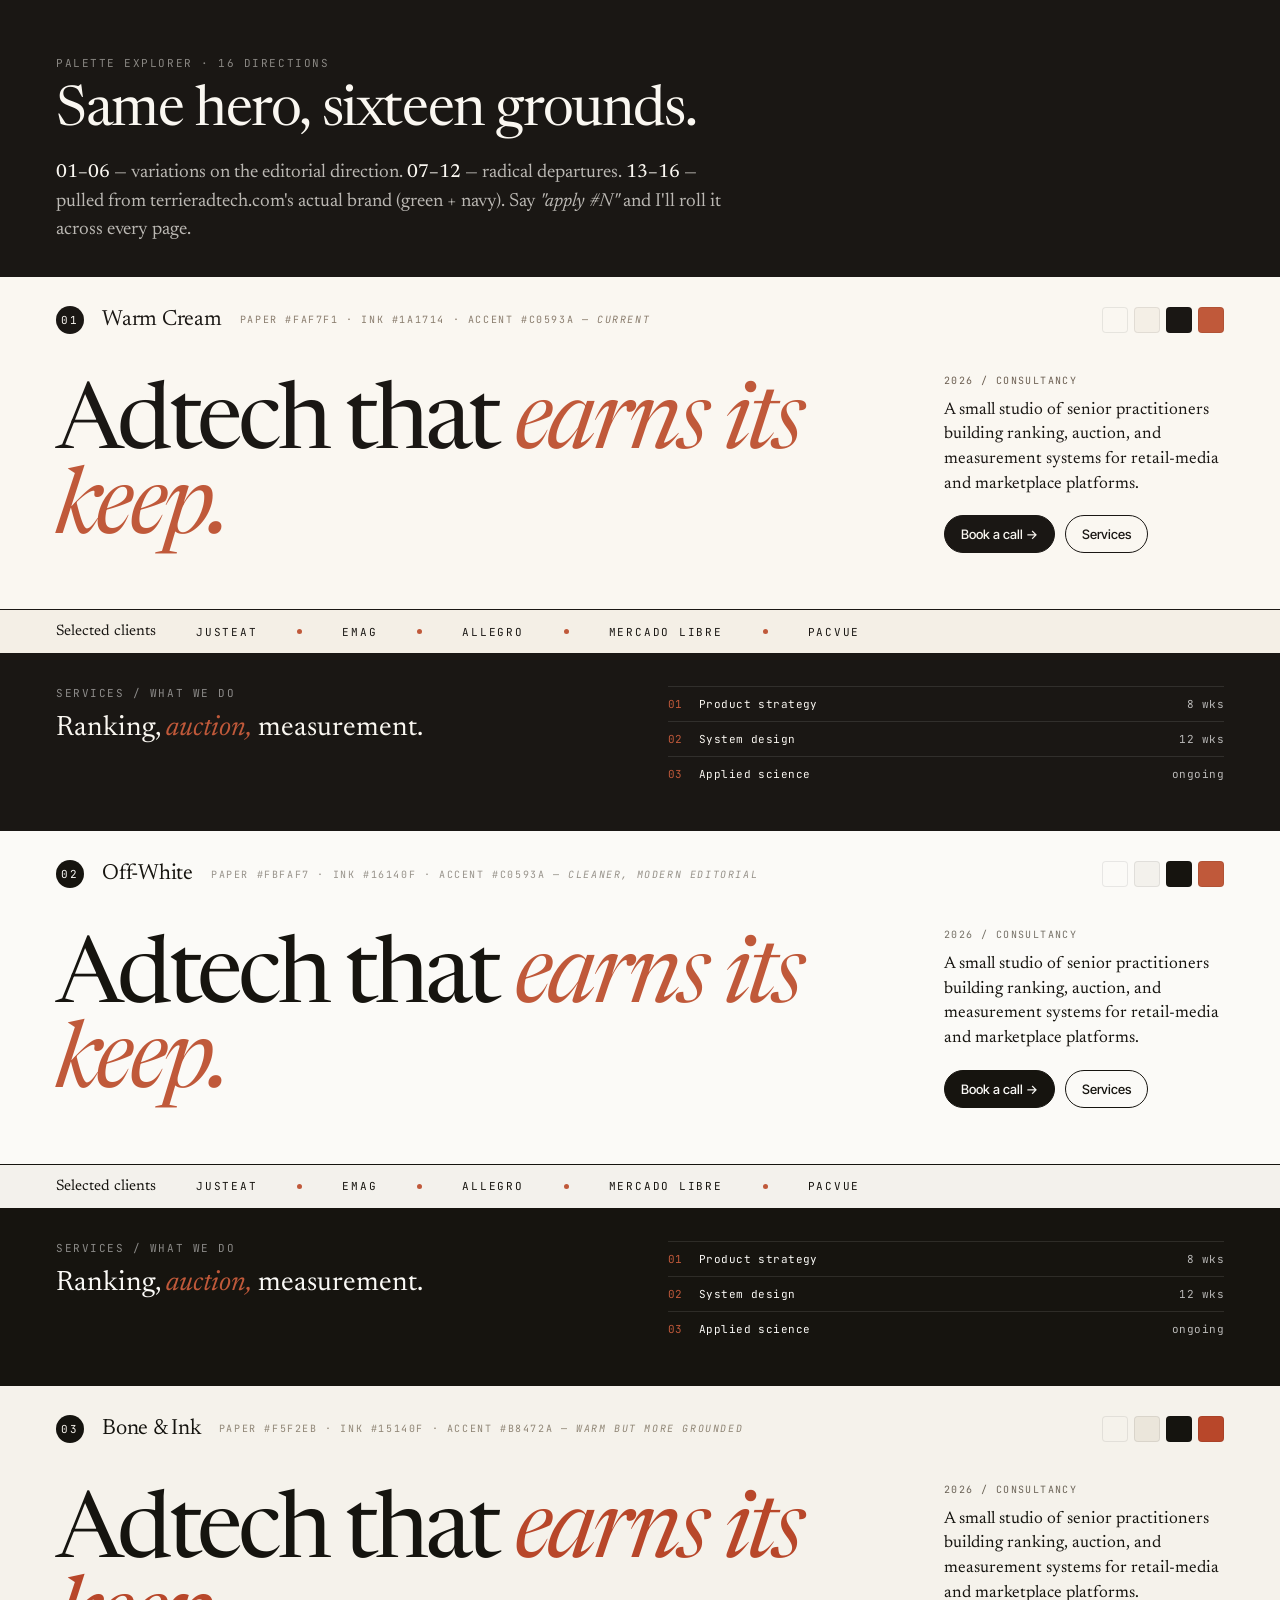
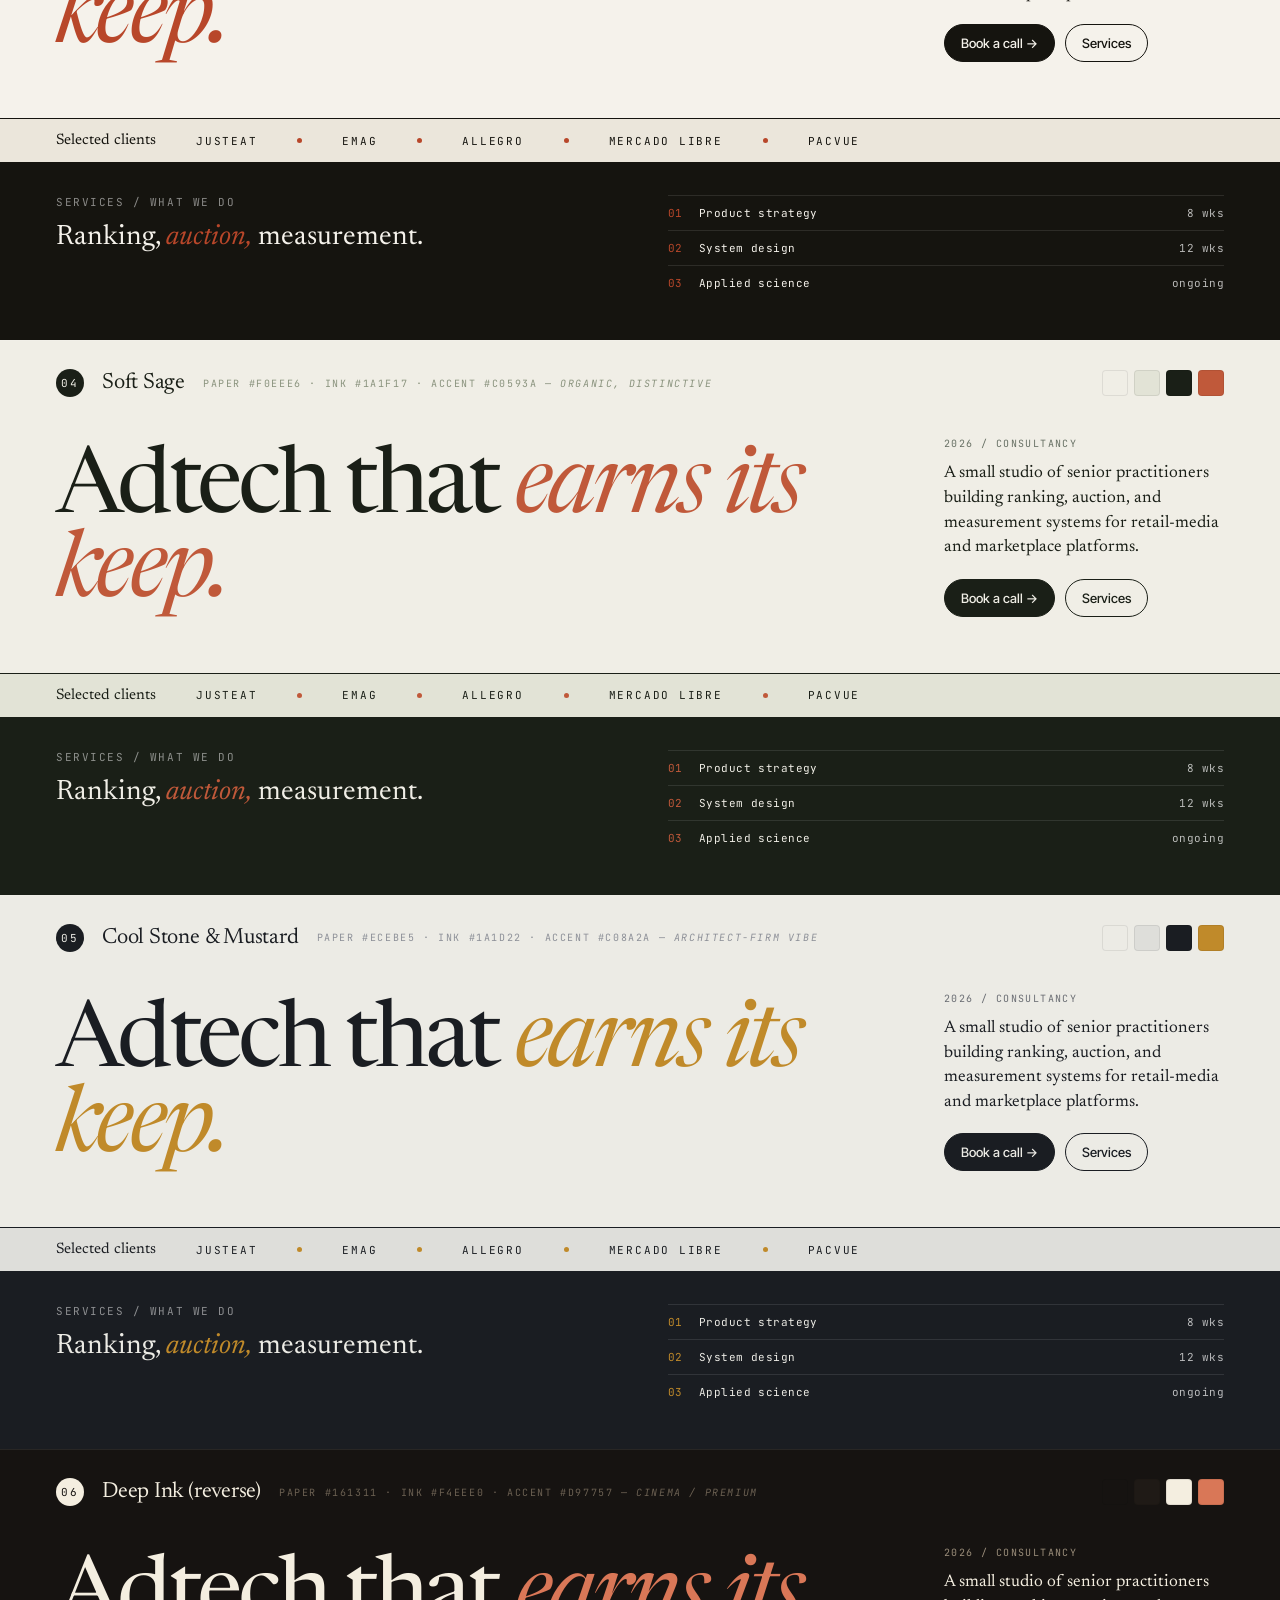
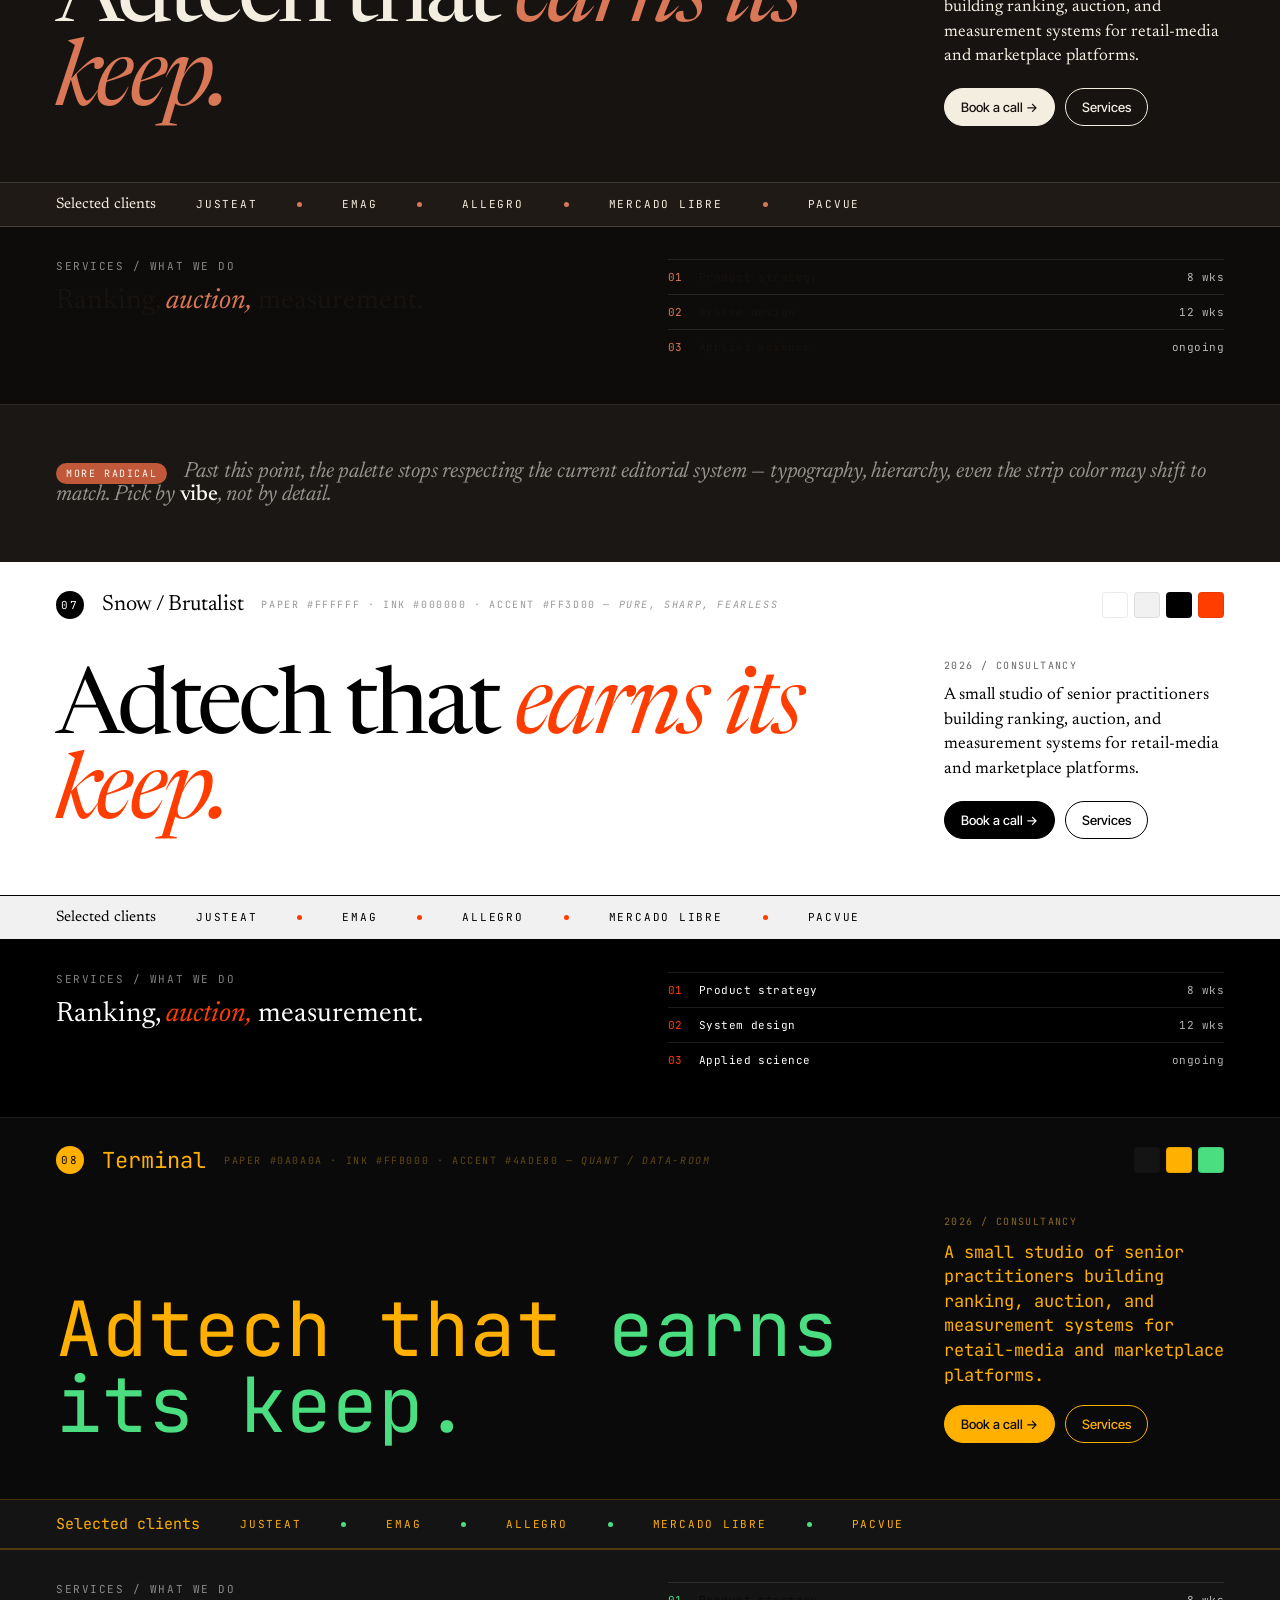
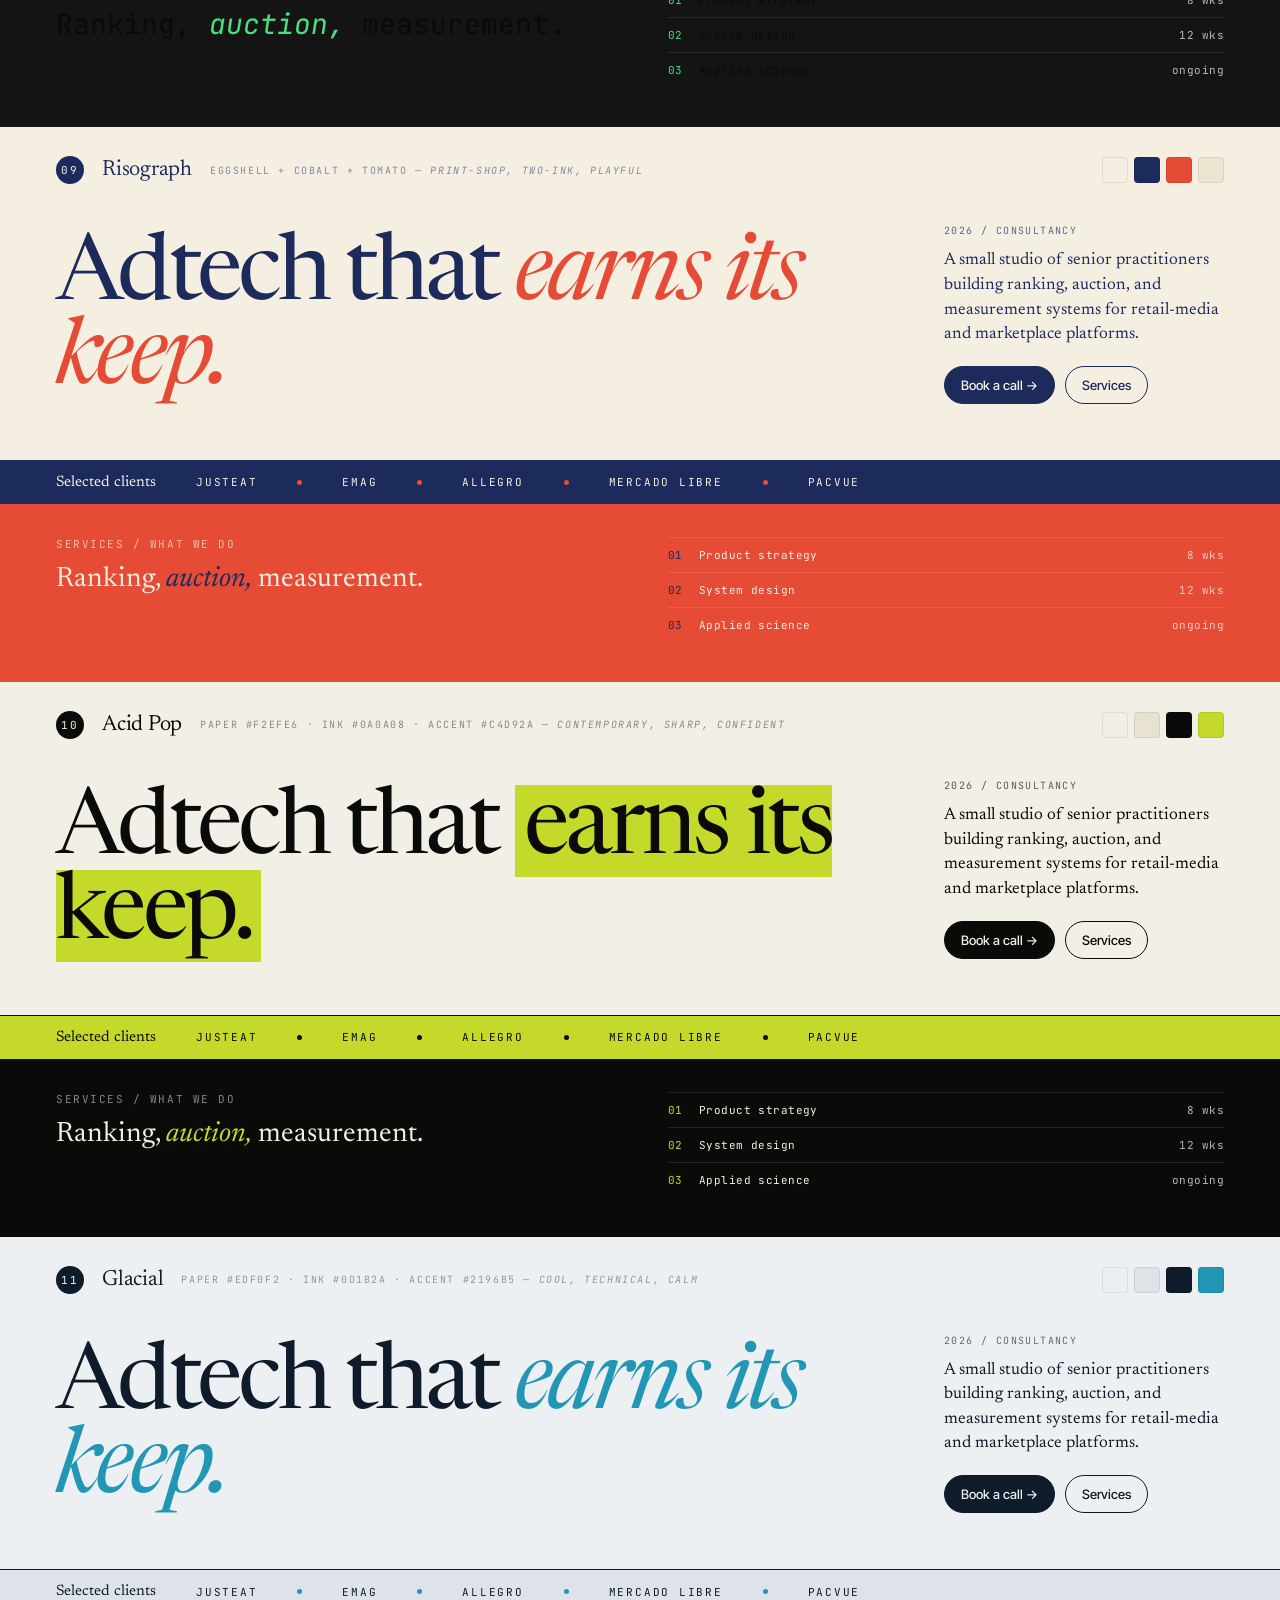
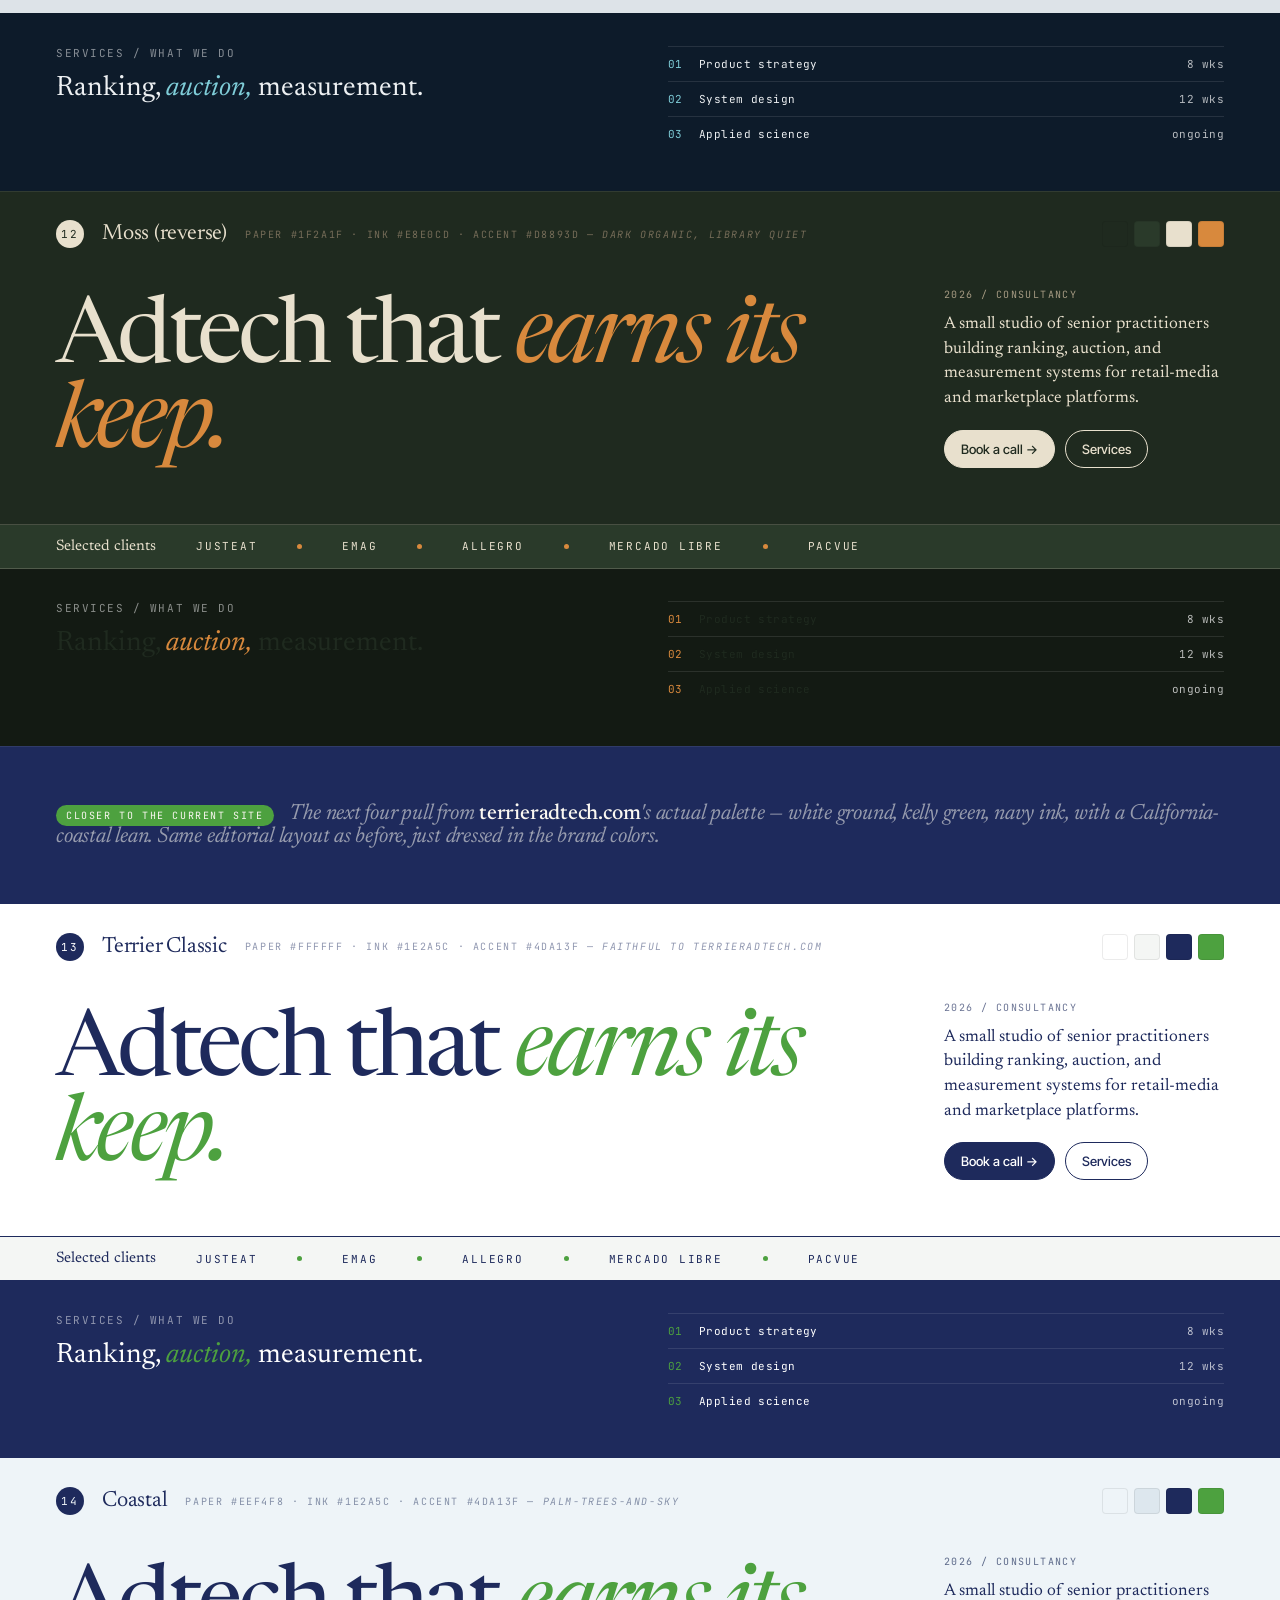
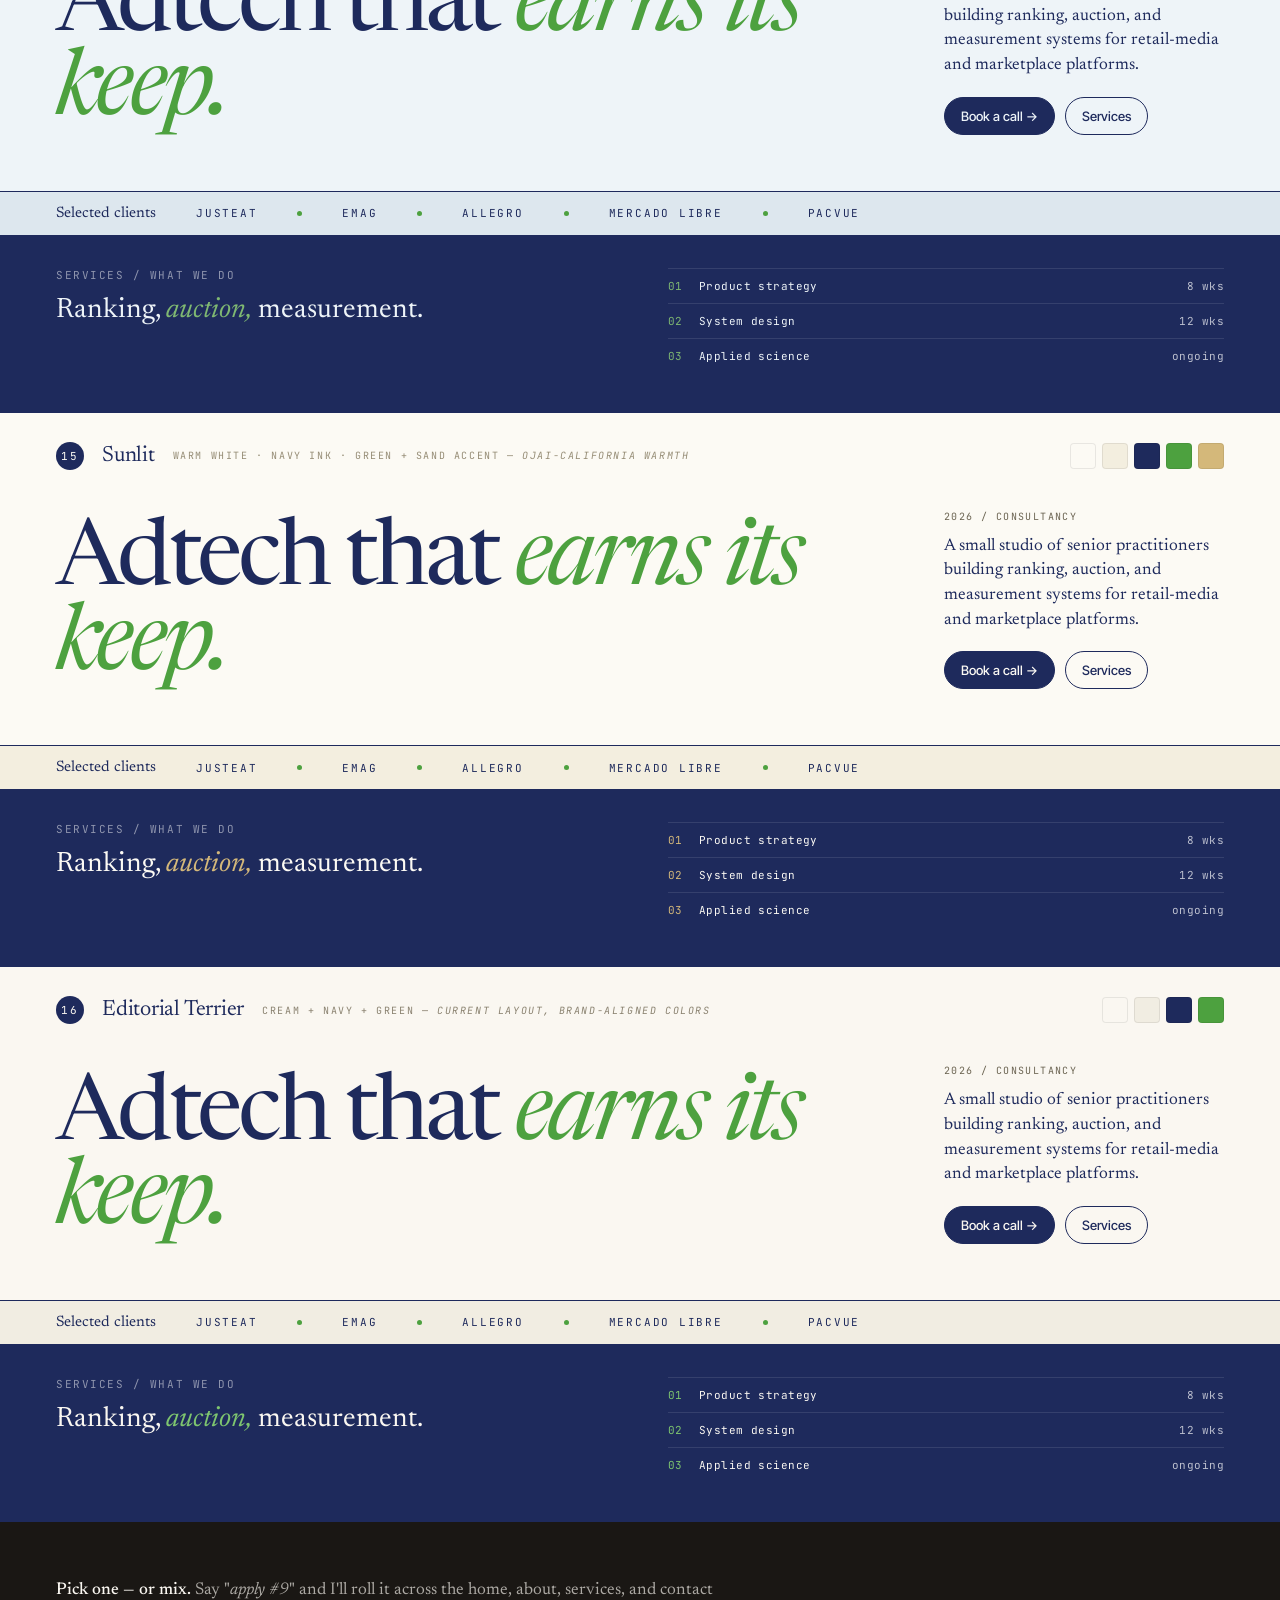
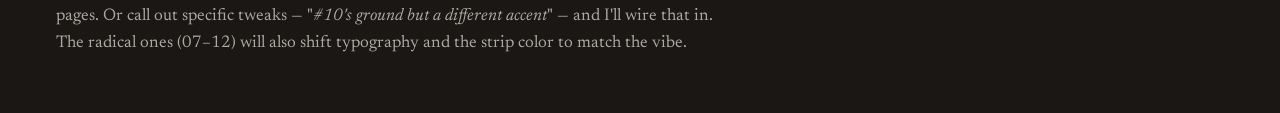
<file: site/palette-explorer.html>
<!doctype html>
<html lang="en">
<head>
<meta charset="utf-8" />
<meta name="viewport" content="width=device-width,initial-scale=1" />
<title>Palette explorer — Terrier AdTech</title>
<link rel="preconnect" href="https://fonts.googleapis.com" />
<link rel="preconnect" href="https://fonts.gstatic.com" crossorigin />
<link rel="stylesheet" href="https://fonts.googleapis.com/css2?family=Newsreader:ital,opsz,wght@0,6..72,300..700;1,6..72,300..700&family=Inter+Tight:wght@400;500;600&family=JetBrains+Mono:wght@400;500&display=swap" />
<template id="__bundler_thumbnail" data-bg-color="#1a1714">
  <svg viewBox="0 0 1200 800" xmlns="http://www.w3.org/2000/svg">
    <rect width="1200" height="800" fill="#1a1714"/>
    <g transform="translate(360 240)">
      <rect x="0"   y="0"   width="100" height="320" rx="6" fill="#faf7f1"/>
      <rect x="120" y="0"   width="100" height="320" rx="6" fill="#fbfaf7"/>
      <rect x="240" y="0"   width="100" height="320" rx="6" fill="#f5f2eb"/>
      <rect x="0"   y="0"   width="100" height="60"  rx="6" fill="#c0593a"/>
      <rect x="120" y="0"   width="100" height="60"  rx="6" fill="#c0593a"/>
      <rect x="240" y="0"   width="100" height="60"  rx="6" fill="#b8472a"/>
      <rect x="360" y="0"   width="100" height="320" rx="6" fill="#f0eee6"/>
      <rect x="480" y="0"   width="100" height="320" rx="6" fill="#ecebe5"/>
      <rect x="360" y="0"   width="100" height="60"  rx="6" fill="#c0593a"/>
      <rect x="480" y="0"   width="100" height="60"  rx="6" fill="#c08a2a"/>
    </g>
    <text x="600" y="650" text-anchor="middle"
      font-family="Georgia, serif" font-style="italic"
      font-size="42" fill="#faf7f1" opacity="0.85">palettes</text>
  </svg>
</template>
<style>
  :root {
    --serif: 'Newsreader', Georgia, serif;
    --sans: 'Inter Tight', -apple-system, sans-serif;
    --mono: 'JetBrains Mono', ui-monospace, monospace;
  }
  * { box-sizing: border-box; }
  body { margin: 0; font-family: var(--sans); background: #1a1714; color: #faf7f1; }

  .explorer-head {
    padding: 56px 56px 32px; max-width: 1200px;
  }
  .explorer-head .eyebrow {
    font-family: var(--mono); font-size: 11px; letter-spacing: 0.14em;
    text-transform: uppercase; color: rgba(250,247,241,.5);
  }
  .explorer-head h1 {
    font-family: var(--serif); font-weight: 400; font-size: 56px;
    line-height: 1.02; letter-spacing: -0.025em;
    margin: 14px 0 18px; max-width: 800px;
  }
  .explorer-head p {
    font-family: var(--serif); font-size: 19px; line-height: 1.5;
    color: rgba(250,247,241,.72); max-width: 680px; margin: 0;
  }
  .explorer-head p strong { color: #faf7f1; font-weight: 500; }

  .palette-stack {
    display: flex; flex-direction: column; gap: 0;
  }

  /* ============================================================
     Each palette renders the same hero/strip mockup
     using its own CSS custom properties.
     ============================================================ */
  .pal {
    background: var(--paper);
    color: var(--ink);
    border-top: 1px solid rgba(255,255,255,.08);
    position: relative;
  }
  .pal .pal-meta {
    display: flex; align-items: center; gap: 18px; flex-wrap: wrap;
    padding: 28px 56px 0;
    font-family: var(--mono); font-size: 10px; letter-spacing: 0.16em;
    text-transform: uppercase; color: var(--muted);
  }
  .pal .pal-meta .num {
    width: 28px; height: 28px; border-radius: 50%;
    background: var(--ink); color: var(--paper);
    display: inline-flex; align-items: center; justify-content: center;
    font-family: var(--mono); font-size: 11px;
  }
  .pal .pal-meta .name {
    font-family: var(--serif); font-size: 22px;
    text-transform: none; letter-spacing: -0.01em; color: var(--ink);
  }
  .pal .pal-meta .swatches {
    display: flex; gap: 6px; margin-left: auto;
  }
  .pal .pal-meta .swatches i {
    width: 26px; height: 26px; border-radius: 4px;
    box-shadow: inset 0 0 0 1px rgba(0,0,0,.08);
    display: block;
  }
  .pal .pal-meta .tokens {
    font-family: var(--mono); font-size: 10px; color: var(--muted-2);
  }

  /* hero block */
  .pal .hero {
    padding: 40px 56px 56px;
    display: grid; grid-template-columns: 1fr 280px;
    gap: 56px; align-items: end;
    border-bottom: 1px solid var(--ink);
  }
  .pal .hero h2 {
    font-family: var(--serif); font-weight: 400; margin: 0;
    font-size: 92px; line-height: 0.92; letter-spacing: -0.04em;
    color: var(--ink);
  }
  .pal .hero h2 .ital { font-style: italic; color: var(--terra); }
  .pal .hero-side .meta {
    font-family: var(--mono); font-size: 10px; text-transform: uppercase;
    letter-spacing: 0.14em; color: var(--muted); margin-bottom: 12px;
  }
  .pal .hero-side .lede {
    font-family: var(--serif); font-size: 17px; line-height: 1.45;
    color: var(--ink); margin: 0 0 18px;
  }
  .pal .hero-side .actions { display: flex; gap: 10px; flex-wrap: wrap; }
  .pal .btn {
    display: inline-flex; align-items: center; gap: 8px;
    padding: 10px 16px; font-size: 13px; font-weight: 500;
    font-family: var(--sans); border-radius: 999px; cursor: pointer;
    border: 1px solid var(--ink); background: var(--ink); color: var(--paper);
    text-decoration: none;
  }
  .pal .btn.ghost { background: transparent; color: var(--ink); }

  /* marquee strip */
  .pal .strip {
    padding: 14px 56px;
    font-family: var(--mono); font-size: 11px; letter-spacing: 0.16em;
    text-transform: uppercase; color: var(--ink);
    display: flex; gap: 40px; align-items: center;
    border-bottom: 1px solid var(--ink); background: var(--cream);
    flex-wrap: wrap;
  }
  .pal .strip .dot {
    width: 5px; height: 5px; border-radius: 50%; background: var(--terra);
  }
  .pal .strip .pill {
    font-family: var(--serif); font-size: 15px;
    text-transform: none; letter-spacing: 0; color: var(--ink);
  }

  /* dark section preview */
  .pal .dark-block {
    padding: 32px 56px 40px;
    background: var(--ink); color: var(--paper);
    display: grid; grid-template-columns: 1fr 1fr; gap: 56px;
  }
  .pal .dark-block .eyebrow {
    font-family: var(--mono); font-size: 11px; letter-spacing: 0.14em;
    text-transform: uppercase; color: rgba(255,255,255,.5);
  }
  .pal .dark-block h3 {
    font-family: var(--serif); font-weight: 400; font-size: 28px;
    line-height: 1.15; margin: 12px 0 0; color: var(--paper);
  }
  .pal .dark-block .accent { color: var(--terra); font-style: italic; }
  .pal .dark-block .row {
    display: flex; align-items: baseline; gap: 16px;
    padding: 10px 0; border-top: 1px solid rgba(255,255,255,.1);
    font-family: var(--mono); font-size: 11px;
    color: rgba(255,255,255,.7); letter-spacing: 0.04em;
  }
  .pal .dark-block .row .num { color: var(--terra); }
  .pal .dark-block .row .label { color: var(--paper); }

  /* ============================================================
     The six palettes
     ============================================================ */

  /* 01 — Current: Warm Cream + Terra */
  .pal-warm-cream {
    --paper: #faf7f1; --cream: #f4efe6; --cream-2: #ebe4d6;
    --ink: #1a1714; --ink-2: #2c2620;
    --muted: #6b5e51; --muted-2: #8a7d6e;
    --terra: #c0593a;
  }

  /* 02 — Off-white + Terra (cleaner, contemporary editorial) */
  .pal-off-white {
    --paper: #fbfaf7; --cream: #f3f1ec; --cream-2: #e9e6df;
    --ink: #16140f; --ink-2: #2a2620;
    --muted: #757066; --muted-2: #97928a;
    --terra: #c0593a;
  }

  /* 03 — Bone + Ink (true editorial, near-mono with one accent) */
  .pal-bone {
    --paper: #f5f2eb; --cream: #ebe6db; --cream-2: #ddd7c8;
    --ink: #15140f; --ink-2: #2a2620;
    --muted: #6b6357; --muted-2: #908676;
    --terra: #b8472a;
  }

  /* 04 — Soft sage + Terra (organic, less expected) */
  .pal-sage {
    --paper: #f0eee6; --cream: #e2e3d6; --cream-2: #cfd2c0;
    --ink: #1a1f17; --ink-2: #2a3026;
    --muted: #677064; --muted-2: #8a937e;
    --terra: #c0593a;
  }

  /* 05 — Cool stone + Mustard (architect/firm vibe) */
  .pal-stone {
    --paper: #ecebe5; --cream: #dededa; --cream-2: #c9c9c0;
    --ink: #1a1d22; --ink-2: #2a2d33;
    --muted: #6a6d73; --muted-2: #8d9098;
    --terra: #c08a2a;
  }

  /* 06 — Deep ink reversed (dark mode, premium/cinema) */
  .pal-deep-ink {
    --paper: #161311; --cream: #1f1a16; --cream-2: #2a221c;
    --ink: #f4eee0; --ink-2: #e0d8c5;
    --muted: #9a8d7a; --muted-2: #6b6052;
    --terra: #d97757;
  }
  .pal-deep-ink .pal-meta .name { color: #f4eee0; }
  .pal-deep-ink .pal-meta .num { background: #f4eee0; color: #161311; }
  .pal-deep-ink .strip { background: #1f1a16; }
  .pal-deep-ink .dark-block { background: #0e0c0a; }
  .pal-deep-ink .hero { border-bottom-color: rgba(244,238,224,.18); }
  .pal-deep-ink .strip { border-bottom-color: rgba(244,238,224,.18); }
  .pal-deep-ink .btn.ghost { color: #f4eee0; border-color: #f4eee0; }
  .pal-deep-ink .btn { background: #f4eee0; color: #161311; border-color: #f4eee0; }

  /* ============================================================
     Radical directions — different vibes entirely
     ============================================================ */

  /* 07 — Snow / Brutalist red */
  .pal-snow {
    --paper: #ffffff; --cream: #f1f1f1; --cream-2: #e6e6e6;
    --ink: #000000; --ink-2: #1a1a1a;
    --muted: #666666; --muted-2: #999999;
    --terra: #ff3d00;
  }

  /* 08 — Terminal: black + amber */
  .pal-terminal {
    --paper: #0a0a0a; --cream: #141414; --cream-2: #1f1f1f;
    --ink: #ffb000; --ink-2: #d49000;
    --muted: #8a6a1f; --muted-2: #5e4814;
    --terra: #4ade80;
    --serif-override: 'JetBrains Mono', ui-monospace, monospace;
  }
  .pal-terminal h2, .pal-terminal h3, .pal-terminal .pal-meta .name,
  .pal-terminal .strip .pill, .pal-terminal .hero-side .lede {
    font-family: var(--serif-override) !important;
    letter-spacing: 0 !important;
  }
  .pal-terminal h2 { font-size: 76px !important; line-height: 1 !important; }
  .pal-terminal h2 .ital { font-style: normal !important; }
  .pal-terminal .pal-meta .name { font-style: normal; }
  .pal-terminal .pal-meta .num { background: #ffb000; color: #0a0a0a; }
  .pal-terminal .strip { background: #141414; border-bottom-color: rgba(255,176,0,.25); }
  .pal-terminal .hero { border-bottom-color: rgba(255,176,0,.25); }
  .pal-terminal .dark-block { background: #141414; border-top: 1px solid rgba(255,176,0,.25); }
  .pal-terminal .btn { background: #ffb000; color: #0a0a0a; border-color: #ffb000; }
  .pal-terminal .btn.ghost { background: transparent; color: #ffb000; border-color: #ffb000; }

  /* 09 — Risograph: eggshell + tomato + cobalt */
  .pal-riso {
    --paper: #f5efe2; --cream: #ece4d0; --cream-2: #ddd2b8;
    --ink: #1d2a5c; --ink-2: #2e3d75;
    --muted: #5d6790; --muted-2: #8088ab;
    --terra: #e64b35;
  }
  .pal-riso .strip { background: #1d2a5c; color: #f5efe2; border-bottom-color: #e64b35; }
  .pal-riso .strip .pill { color: #f5efe2; }
  .pal-riso .strip .dot { background: #e64b35; }
  .pal-riso .dark-block { background: #e64b35; color: #f5efe2; }
  .pal-riso .dark-block h3 { color: #f5efe2; }
  .pal-riso .dark-block .accent { color: #1d2a5c; font-style: italic; }
  .pal-riso .dark-block .row .num { color: #1d2a5c; }
  .pal-riso .dark-block .row .label { color: #f5efe2; }
  .pal-riso .dark-block .eyebrow { color: rgba(245,239,226,.7); }

  /* 10 — Acid: bone + chartreuse */
  .pal-acid {
    --paper: #f2efe6; --cream: #e7e2d2; --cream-2: #d6d0bb;
    --ink: #0a0a08; --ink-2: #1a1a16;
    --muted: #5a5a52; --muted-2: #8a8a80;
    --terra: #c4d92a;
  }
  .pal-acid .hero h2 .ital { color: #0a0a08; background: #c4d92a; padding: 0 0.1em; font-style: normal; }
  .pal-acid .strip { background: #c4d92a; color: #0a0a08; border-bottom-color: #0a0a08; }
  .pal-acid .strip .pill { color: #0a0a08; }
  .pal-acid .strip .dot { background: #0a0a08; }
  .pal-acid .dark-block .accent { color: #c4d92a; }
  .pal-acid .dark-block .row .num { color: #c4d92a; }

  /* 11 — Glacial: pale blue + navy + ice */
  .pal-glacial {
    --paper: #edf0f2; --cream: #dde3e8; --cream-2: #c5cdd4;
    --ink: #0d1b2a; --ink-2: #1a2c3e;
    --muted: #5a6b7d; --muted-2: #8a98a8;
    --terra: #2196b5;
  }
  .pal-glacial .dark-block { background: #0d1b2a; }
  .pal-glacial .dark-block .accent { color: #7fcdd8; }
  .pal-glacial .dark-block .row .num { color: #7fcdd8; }
  .pal-glacial .hero h2 .ital { color: #2196b5; }

  /* ============================================================
     Terrier classic family — echoes of terrieradtech.com
     (kelly green + navy + California sky)
     ============================================================ */

  /* 13 — Terrier Classic: white + kelly green + navy */
  .pal-terrier-classic {
    --paper: #ffffff; --cream: #f4f6f4; --cream-2: #e6ebe6;
    --ink: #1e2a5c; --ink-2: #2b3870;
    --muted: #6b7494; --muted-2: #9097b0;
    --terra: #4da13f;
  }
  .pal-terrier-classic .strip { background: #f4f6f4; border-bottom-color: #1e2a5c; }
  .pal-terrier-classic .hero { border-bottom-color: #1e2a5c; }
  .pal-terrier-classic .hero h2 .ital { color: #4da13f; }
  .pal-terrier-classic .dark-block .accent { color: #4da13f; }
  .pal-terrier-classic .dark-block .row .num { color: #4da13f; }

  /* 14 — Coastal: sky + navy + green */
  .pal-coastal {
    --paper: #eef4f8; --cream: #dde7ee; --cream-2: #c5d4df;
    --ink: #1e2a5c; --ink-2: #2b3870;
    --muted: #5d6a8a; --muted-2: #8590a8;
    --terra: #4da13f;
  }
  .pal-coastal .strip { background: #dde7ee; border-bottom-color: #1e2a5c; }
  .pal-coastal .hero { border-bottom-color: #1e2a5c; }
  .pal-coastal .dark-block .accent { color: #7fb872; }
  .pal-coastal .dark-block .row .num { color: #7fb872; }

  /* 15 — Sunlit: warm white + green + sand + navy */
  .pal-sunlit {
    --paper: #fcfaf4; --cream: #f3eedf; --cream-2: #e6deca;
    --ink: #1e2a5c; --ink-2: #2b3870;
    --muted: #6b6452; --muted-2: #968d76;
    --terra: #4da13f;
  }
  .pal-sunlit .strip { background: #f3eedf; border-bottom-color: #1e2a5c; }
  .pal-sunlit .hero { border-bottom-color: #1e2a5c; }
  .pal-sunlit .hero h2 .ital { color: #4da13f; }
  .pal-sunlit .dark-block { background: #1e2a5c; }
  .pal-sunlit .dark-block .accent { color: #d4b87a; font-style: italic; }
  .pal-sunlit .dark-block .row .num { color: #d4b87a; }

  /* 16 — Editorial-Terrier: cream + navy + green accent */
  .pal-editorial-terrier {
    --paper: #faf7f1; --cream: #f1ede2; --cream-2: #e3dcca;
    --ink: #1e2a5c; --ink-2: #2b3870;
    --muted: #6b6452; --muted-2: #8a8270;
    --terra: #4da13f;
  }
  .pal-editorial-terrier .strip { background: #f1ede2; }
  .pal-editorial-terrier .dark-block { background: #1e2a5c; }
  .pal-editorial-terrier .dark-block .accent { color: #7ec56f; font-style: italic; }
  .pal-editorial-terrier .dark-block .row .num { color: #7ec56f; }

  /* 12 — Moss: deep forest reverse */
  .pal-moss {
    --paper: #1f2a1f; --cream: #2a3a2a; --cream-2: #344533;
    --ink: #e8e0cd; --ink-2: #d4cab2;
    --muted: #a59a82; --muted-2: #756c58;
    --terra: #d8893d;
  }
  .pal-moss .pal-meta .name { color: #e8e0cd; }
  .pal-moss .pal-meta .num { background: #e8e0cd; color: #1f2a1f; }
  .pal-moss .strip { background: #2a3a2a; border-bottom-color: rgba(232,224,205,.2); }
  .pal-moss .hero { border-bottom-color: rgba(232,224,205,.2); }
  .pal-moss .dark-block { background: #131a13; }
  .pal-moss .btn { background: #e8e0cd; color: #1f2a1f; border-color: #e8e0cd; }
  .pal-moss .btn.ghost { background: transparent; color: #e8e0cd; border-color: #e8e0cd; }

  /* footer note */
  .pal-foot {
    padding: 56px; background: #1a1714; color: rgba(250,247,241,.65);
    font-family: var(--serif); font-size: 17px; line-height: 1.55;
    max-width: 800px;
  }
  .pal-foot strong { color: #faf7f1; font-weight: 500; }
  .pal-foot a {
    color: #c0593a; text-decoration: none;
    border-bottom: 1px solid rgba(192,89,58,.5);
  }

  @media (max-width: 900px) {
    .explorer-head { padding: 32px 24px 16px; }
    .explorer-head h1 { font-size: 36px; }
    .pal .pal-meta { padding: 20px 24px 0; }
    .pal .pal-meta .swatches { margin-left: 0; }
    .pal .hero { padding: 24px 24px 32px; grid-template-columns: 1fr; gap: 24px; }
    .pal .hero h2 { font-size: 48px; }
    .pal .strip { padding: 12px 24px; gap: 20px; font-size: 10px; }
    .pal .strip .pill { font-size: 14px; }
    .pal .dark-block { padding: 24px; grid-template-columns: 1fr; gap: 24px; }
    .pal-foot { padding: 32px 24px; font-size: 15px; }
  }
</style>
</head>
<body>
  <header class="explorer-head">
    <div class="eyebrow">Palette explorer · 16 directions</div>
    <h1>Same hero, sixteen grounds.</h1>
    <p><strong>01–06</strong> — variations on the editorial direction. <strong>07–12</strong> — radical departures. <strong>13–16</strong> — pulled from terrieradtech.com's actual brand (green + navy). Say <em>"apply #N"</em> and I'll roll it across every page.</p>
  </header>
  <style>
    .pal-divider {
      padding: 56px; background: #1a1714; color: rgba(250,247,241,.55);
      font-family: 'Newsreader', Georgia, serif; font-style: italic; font-size: 22px;
      letter-spacing: -0.01em;
      border-top: 1px solid rgba(255,255,255,.08);
    }
    .pal-divider strong { color: #faf7f1; font-style: normal; font-weight: 500; }
    .pal-divider .tag {
      display: inline-block; margin-right: 12px; padding: 4px 10px; border-radius: 999px;
      font-family: 'JetBrains Mono', monospace; font-style: normal; font-size: 10px;
      letter-spacing: 0.16em; text-transform: uppercase; background: #c0593a; color: #faf7f1;
    }
  </style>

  <div class="palette-stack">

    <!-- ───── 01 ───── -->
    <section class="pal pal-warm-cream">
      <div class="pal-meta">
        <span class="num">01</span>
        <span class="name">Warm Cream</span>
        <span class="tokens">paper #faf7f1 · ink #1a1714 · accent #c0593a — <em>current</em></span>
        <span class="swatches">
          <i style="background:#faf7f1"></i>
          <i style="background:#f4efe6"></i>
          <i style="background:#1a1714"></i>
          <i style="background:#c0593a"></i>
        </span>
      </div>
      <div class="hero">
        <h2>Adtech that <span class="ital">earns its keep.</span></h2>
        <div class="hero-side">
          <div class="meta">2026 / consultancy</div>
          <p class="lede">A small studio of senior practitioners building ranking, auction, and measurement systems for retail-media and marketplace platforms.</p>
          <div class="actions"><a class="btn" href="#">Book a call →</a><a class="btn ghost" href="#">Services</a></div>
        </div>
      </div>
      <div class="strip">
        <span class="pill">Selected clients</span>
        <span>JustEat</span><span class="dot"></span>
        <span>eMAG</span><span class="dot"></span>
        <span>Allegro</span><span class="dot"></span>
        <span>Mercado Libre</span><span class="dot"></span>
        <span>Pacvue</span>
      </div>
      <div class="dark-block">
        <div>
          <div class="eyebrow">Services / what we do</div>
          <h3>Ranking, <span class="accent">auction,</span> measurement.</h3>
        </div>
        <div>
          <div class="row"><span class="num">01</span><span class="label">Product strategy</span><span style="margin-left:auto">8 wks</span></div>
          <div class="row"><span class="num">02</span><span class="label">System design</span><span style="margin-left:auto">12 wks</span></div>
          <div class="row"><span class="num">03</span><span class="label">Applied science</span><span style="margin-left:auto">ongoing</span></div>
        </div>
      </div>
    </section>

    <!-- ───── 02 ───── -->
    <section class="pal pal-off-white">
      <div class="pal-meta">
        <span class="num">02</span>
        <span class="name">Off-White</span>
        <span class="tokens">paper #fbfaf7 · ink #16140f · accent #c0593a — <em>cleaner, modern editorial</em></span>
        <span class="swatches">
          <i style="background:#fbfaf7"></i>
          <i style="background:#f3f1ec"></i>
          <i style="background:#16140f"></i>
          <i style="background:#c0593a"></i>
        </span>
      </div>
      <div class="hero">
        <h2>Adtech that <span class="ital">earns its keep.</span></h2>
        <div class="hero-side">
          <div class="meta">2026 / consultancy</div>
          <p class="lede">A small studio of senior practitioners building ranking, auction, and measurement systems for retail-media and marketplace platforms.</p>
          <div class="actions"><a class="btn" href="#">Book a call →</a><a class="btn ghost" href="#">Services</a></div>
        </div>
      </div>
      <div class="strip">
        <span class="pill">Selected clients</span>
        <span>JustEat</span><span class="dot"></span>
        <span>eMAG</span><span class="dot"></span>
        <span>Allegro</span><span class="dot"></span>
        <span>Mercado Libre</span><span class="dot"></span>
        <span>Pacvue</span>
      </div>
      <div class="dark-block">
        <div>
          <div class="eyebrow">Services / what we do</div>
          <h3>Ranking, <span class="accent">auction,</span> measurement.</h3>
        </div>
        <div>
          <div class="row"><span class="num">01</span><span class="label">Product strategy</span><span style="margin-left:auto">8 wks</span></div>
          <div class="row"><span class="num">02</span><span class="label">System design</span><span style="margin-left:auto">12 wks</span></div>
          <div class="row"><span class="num">03</span><span class="label">Applied science</span><span style="margin-left:auto">ongoing</span></div>
        </div>
      </div>
    </section>

    <!-- ───── 03 ───── -->
    <section class="pal pal-bone">
      <div class="pal-meta">
        <span class="num">03</span>
        <span class="name">Bone &amp; Ink</span>
        <span class="tokens">paper #f5f2eb · ink #15140f · accent #b8472a — <em>warm but more grounded</em></span>
        <span class="swatches">
          <i style="background:#f5f2eb"></i>
          <i style="background:#ebe6db"></i>
          <i style="background:#15140f"></i>
          <i style="background:#b8472a"></i>
        </span>
      </div>
      <div class="hero">
        <h2>Adtech that <span class="ital">earns its keep.</span></h2>
        <div class="hero-side">
          <div class="meta">2026 / consultancy</div>
          <p class="lede">A small studio of senior practitioners building ranking, auction, and measurement systems for retail-media and marketplace platforms.</p>
          <div class="actions"><a class="btn" href="#">Book a call →</a><a class="btn ghost" href="#">Services</a></div>
        </div>
      </div>
      <div class="strip">
        <span class="pill">Selected clients</span>
        <span>JustEat</span><span class="dot"></span>
        <span>eMAG</span><span class="dot"></span>
        <span>Allegro</span><span class="dot"></span>
        <span>Mercado Libre</span><span class="dot"></span>
        <span>Pacvue</span>
      </div>
      <div class="dark-block">
        <div>
          <div class="eyebrow">Services / what we do</div>
          <h3>Ranking, <span class="accent">auction,</span> measurement.</h3>
        </div>
        <div>
          <div class="row"><span class="num">01</span><span class="label">Product strategy</span><span style="margin-left:auto">8 wks</span></div>
          <div class="row"><span class="num">02</span><span class="label">System design</span><span style="margin-left:auto">12 wks</span></div>
          <div class="row"><span class="num">03</span><span class="label">Applied science</span><span style="margin-left:auto">ongoing</span></div>
        </div>
      </div>
    </section>

    <!-- ───── 04 ───── -->
    <section class="pal pal-sage">
      <div class="pal-meta">
        <span class="num">04</span>
        <span class="name">Soft Sage</span>
        <span class="tokens">paper #f0eee6 · ink #1a1f17 · accent #c0593a — <em>organic, distinctive</em></span>
        <span class="swatches">
          <i style="background:#f0eee6"></i>
          <i style="background:#e2e3d6"></i>
          <i style="background:#1a1f17"></i>
          <i style="background:#c0593a"></i>
        </span>
      </div>
      <div class="hero">
        <h2>Adtech that <span class="ital">earns its keep.</span></h2>
        <div class="hero-side">
          <div class="meta">2026 / consultancy</div>
          <p class="lede">A small studio of senior practitioners building ranking, auction, and measurement systems for retail-media and marketplace platforms.</p>
          <div class="actions"><a class="btn" href="#">Book a call →</a><a class="btn ghost" href="#">Services</a></div>
        </div>
      </div>
      <div class="strip">
        <span class="pill">Selected clients</span>
        <span>JustEat</span><span class="dot"></span>
        <span>eMAG</span><span class="dot"></span>
        <span>Allegro</span><span class="dot"></span>
        <span>Mercado Libre</span><span class="dot"></span>
        <span>Pacvue</span>
      </div>
      <div class="dark-block">
        <div>
          <div class="eyebrow">Services / what we do</div>
          <h3>Ranking, <span class="accent">auction,</span> measurement.</h3>
        </div>
        <div>
          <div class="row"><span class="num">01</span><span class="label">Product strategy</span><span style="margin-left:auto">8 wks</span></div>
          <div class="row"><span class="num">02</span><span class="label">System design</span><span style="margin-left:auto">12 wks</span></div>
          <div class="row"><span class="num">03</span><span class="label">Applied science</span><span style="margin-left:auto">ongoing</span></div>
        </div>
      </div>
    </section>

    <!-- ───── 05 ───── -->
    <section class="pal pal-stone">
      <div class="pal-meta">
        <span class="num">05</span>
        <span class="name">Cool Stone &amp; Mustard</span>
        <span class="tokens">paper #ecebe5 · ink #1a1d22 · accent #c08a2a — <em>architect-firm vibe</em></span>
        <span class="swatches">
          <i style="background:#ecebe5"></i>
          <i style="background:#dededa"></i>
          <i style="background:#1a1d22"></i>
          <i style="background:#c08a2a"></i>
        </span>
      </div>
      <div class="hero">
        <h2>Adtech that <span class="ital">earns its keep.</span></h2>
        <div class="hero-side">
          <div class="meta">2026 / consultancy</div>
          <p class="lede">A small studio of senior practitioners building ranking, auction, and measurement systems for retail-media and marketplace platforms.</p>
          <div class="actions"><a class="btn" href="#">Book a call →</a><a class="btn ghost" href="#">Services</a></div>
        </div>
      </div>
      <div class="strip">
        <span class="pill">Selected clients</span>
        <span>JustEat</span><span class="dot"></span>
        <span>eMAG</span><span class="dot"></span>
        <span>Allegro</span><span class="dot"></span>
        <span>Mercado Libre</span><span class="dot"></span>
        <span>Pacvue</span>
      </div>
      <div class="dark-block">
        <div>
          <div class="eyebrow">Services / what we do</div>
          <h3>Ranking, <span class="accent">auction,</span> measurement.</h3>
        </div>
        <div>
          <div class="row"><span class="num">01</span><span class="label">Product strategy</span><span style="margin-left:auto">8 wks</span></div>
          <div class="row"><span class="num">02</span><span class="label">System design</span><span style="margin-left:auto">12 wks</span></div>
          <div class="row"><span class="num">03</span><span class="label">Applied science</span><span style="margin-left:auto">ongoing</span></div>
        </div>
      </div>
    </section>

    <!-- ───── 06 ───── -->
    <section class="pal pal-deep-ink">
      <div class="pal-meta">
        <span class="num">06</span>
        <span class="name">Deep Ink (reverse)</span>
        <span class="tokens">paper #161311 · ink #f4eee0 · accent #d97757 — <em>cinema / premium</em></span>
        <span class="swatches">
          <i style="background:#161311"></i>
          <i style="background:#1f1a16"></i>
          <i style="background:#f4eee0"></i>
          <i style="background:#d97757"></i>
        </span>
      </div>
      <div class="hero">
        <h2>Adtech that <span class="ital">earns its keep.</span></h2>
        <div class="hero-side">
          <div class="meta">2026 / consultancy</div>
          <p class="lede">A small studio of senior practitioners building ranking, auction, and measurement systems for retail-media and marketplace platforms.</p>
          <div class="actions"><a class="btn" href="#">Book a call →</a><a class="btn ghost" href="#">Services</a></div>
        </div>
      </div>
      <div class="strip">
        <span class="pill">Selected clients</span>
        <span>JustEat</span><span class="dot"></span>
        <span>eMAG</span><span class="dot"></span>
        <span>Allegro</span><span class="dot"></span>
        <span>Mercado Libre</span><span class="dot"></span>
        <span>Pacvue</span>
      </div>
      <div class="dark-block">
        <div>
          <div class="eyebrow">Services / what we do</div>
          <h3>Ranking, <span class="accent">auction,</span> measurement.</h3>
        </div>
        <div>
          <div class="row"><span class="num">01</span><span class="label">Product strategy</span><span style="margin-left:auto">8 wks</span></div>
          <div class="row"><span class="num">02</span><span class="label">System design</span><span style="margin-left:auto">12 wks</span></div>
          <div class="row"><span class="num">03</span><span class="label">Applied science</span><span style="margin-left:auto">ongoing</span></div>
        </div>
      </div>
    </section>

  </div>

    <!-- ===== divider ===== -->
    <div class="pal-divider">
      <span class="tag">More radical</span>
      Past this point, the palette stops respecting the current editorial system — typography, hierarchy, even the strip color may shift to match. Pick by <strong>vibe</strong>, not by detail.
    </div>

    <!-- ───── 07 ───── -->
    <section class="pal pal-snow">
      <div class="pal-meta">
        <span class="num">07</span>
        <span class="name">Snow / Brutalist</span>
        <span class="tokens">paper #ffffff · ink #000000 · accent #ff3d00 — <em>pure, sharp, fearless</em></span>
        <span class="swatches">
          <i style="background:#ffffff"></i>
          <i style="background:#f1f1f1"></i>
          <i style="background:#000000"></i>
          <i style="background:#ff3d00"></i>
        </span>
      </div>
      <div class="hero">
        <h2>Adtech that <span class="ital">earns its keep.</span></h2>
        <div class="hero-side">
          <div class="meta">2026 / consultancy</div>
          <p class="lede">A small studio of senior practitioners building ranking, auction, and measurement systems for retail-media and marketplace platforms.</p>
          <div class="actions"><a class="btn" href="#">Book a call →</a><a class="btn ghost" href="#">Services</a></div>
        </div>
      </div>
      <div class="strip">
        <span class="pill">Selected clients</span>
        <span>JustEat</span><span class="dot"></span>
        <span>eMAG</span><span class="dot"></span>
        <span>Allegro</span><span class="dot"></span>
        <span>Mercado Libre</span><span class="dot"></span>
        <span>Pacvue</span>
      </div>
      <div class="dark-block">
        <div>
          <div class="eyebrow">Services / what we do</div>
          <h3>Ranking, <span class="accent">auction,</span> measurement.</h3>
        </div>
        <div>
          <div class="row"><span class="num">01</span><span class="label">Product strategy</span><span style="margin-left:auto">8 wks</span></div>
          <div class="row"><span class="num">02</span><span class="label">System design</span><span style="margin-left:auto">12 wks</span></div>
          <div class="row"><span class="num">03</span><span class="label">Applied science</span><span style="margin-left:auto">ongoing</span></div>
        </div>
      </div>
    </section>

    <!-- ───── 08 ───── -->
    <section class="pal pal-terminal">
      <div class="pal-meta">
        <span class="num">08</span>
        <span class="name">Terminal</span>
        <span class="tokens">paper #0a0a0a · ink #ffb000 · accent #4ade80 — <em>quant / data-room</em></span>
        <span class="swatches">
          <i style="background:#0a0a0a"></i>
          <i style="background:#141414"></i>
          <i style="background:#ffb000"></i>
          <i style="background:#4ade80"></i>
        </span>
      </div>
      <div class="hero">
        <h2>Adtech that <span class="ital">earns its keep.</span></h2>
        <div class="hero-side">
          <div class="meta">2026 / consultancy</div>
          <p class="lede">A small studio of senior practitioners building ranking, auction, and measurement systems for retail-media and marketplace platforms.</p>
          <div class="actions"><a class="btn" href="#">Book a call →</a><a class="btn ghost" href="#">Services</a></div>
        </div>
      </div>
      <div class="strip">
        <span class="pill">Selected clients</span>
        <span>JustEat</span><span class="dot"></span>
        <span>eMAG</span><span class="dot"></span>
        <span>Allegro</span><span class="dot"></span>
        <span>Mercado Libre</span><span class="dot"></span>
        <span>Pacvue</span>
      </div>
      <div class="dark-block">
        <div>
          <div class="eyebrow">Services / what we do</div>
          <h3>Ranking, <span class="accent">auction,</span> measurement.</h3>
        </div>
        <div>
          <div class="row"><span class="num">01</span><span class="label">Product strategy</span><span style="margin-left:auto">8 wks</span></div>
          <div class="row"><span class="num">02</span><span class="label">System design</span><span style="margin-left:auto">12 wks</span></div>
          <div class="row"><span class="num">03</span><span class="label">Applied science</span><span style="margin-left:auto">ongoing</span></div>
        </div>
      </div>
    </section>

    <!-- ───── 09 ───── -->
    <section class="pal pal-riso">
      <div class="pal-meta">
        <span class="num">09</span>
        <span class="name">Risograph</span>
        <span class="tokens">eggshell + cobalt + tomato — <em>print-shop, two-ink, playful</em></span>
        <span class="swatches">
          <i style="background:#f5efe2"></i>
          <i style="background:#1d2a5c"></i>
          <i style="background:#e64b35"></i>
          <i style="background:#ece4d0"></i>
        </span>
      </div>
      <div class="hero">
        <h2>Adtech that <span class="ital">earns its keep.</span></h2>
        <div class="hero-side">
          <div class="meta">2026 / consultancy</div>
          <p class="lede">A small studio of senior practitioners building ranking, auction, and measurement systems for retail-media and marketplace platforms.</p>
          <div class="actions"><a class="btn" href="#">Book a call →</a><a class="btn ghost" href="#">Services</a></div>
        </div>
      </div>
      <div class="strip">
        <span class="pill">Selected clients</span>
        <span>JustEat</span><span class="dot"></span>
        <span>eMAG</span><span class="dot"></span>
        <span>Allegro</span><span class="dot"></span>
        <span>Mercado Libre</span><span class="dot"></span>
        <span>Pacvue</span>
      </div>
      <div class="dark-block">
        <div>
          <div class="eyebrow">Services / what we do</div>
          <h3>Ranking, <span class="accent">auction,</span> measurement.</h3>
        </div>
        <div>
          <div class="row"><span class="num">01</span><span class="label">Product strategy</span><span style="margin-left:auto">8 wks</span></div>
          <div class="row"><span class="num">02</span><span class="label">System design</span><span style="margin-left:auto">12 wks</span></div>
          <div class="row"><span class="num">03</span><span class="label">Applied science</span><span style="margin-left:auto">ongoing</span></div>
        </div>
      </div>
    </section>

    <!-- ───── 10 ───── -->
    <section class="pal pal-acid">
      <div class="pal-meta">
        <span class="num">10</span>
        <span class="name">Acid Pop</span>
        <span class="tokens">paper #f2efe6 · ink #0a0a08 · accent #c4d92a — <em>contemporary, sharp, confident</em></span>
        <span class="swatches">
          <i style="background:#f2efe6"></i>
          <i style="background:#e7e2d2"></i>
          <i style="background:#0a0a08"></i>
          <i style="background:#c4d92a"></i>
        </span>
      </div>
      <div class="hero">
        <h2>Adtech that <span class="ital">earns its keep.</span></h2>
        <div class="hero-side">
          <div class="meta">2026 / consultancy</div>
          <p class="lede">A small studio of senior practitioners building ranking, auction, and measurement systems for retail-media and marketplace platforms.</p>
          <div class="actions"><a class="btn" href="#">Book a call →</a><a class="btn ghost" href="#">Services</a></div>
        </div>
      </div>
      <div class="strip">
        <span class="pill">Selected clients</span>
        <span>JustEat</span><span class="dot"></span>
        <span>eMAG</span><span class="dot"></span>
        <span>Allegro</span><span class="dot"></span>
        <span>Mercado Libre</span><span class="dot"></span>
        <span>Pacvue</span>
      </div>
      <div class="dark-block">
        <div>
          <div class="eyebrow">Services / what we do</div>
          <h3>Ranking, <span class="accent">auction,</span> measurement.</h3>
        </div>
        <div>
          <div class="row"><span class="num">01</span><span class="label">Product strategy</span><span style="margin-left:auto">8 wks</span></div>
          <div class="row"><span class="num">02</span><span class="label">System design</span><span style="margin-left:auto">12 wks</span></div>
          <div class="row"><span class="num">03</span><span class="label">Applied science</span><span style="margin-left:auto">ongoing</span></div>
        </div>
      </div>
    </section>

    <!-- ───── 11 ───── -->
    <section class="pal pal-glacial">
      <div class="pal-meta">
        <span class="num">11</span>
        <span class="name">Glacial</span>
        <span class="tokens">paper #edf0f2 · ink #0d1b2a · accent #2196b5 — <em>cool, technical, calm</em></span>
        <span class="swatches">
          <i style="background:#edf0f2"></i>
          <i style="background:#dde3e8"></i>
          <i style="background:#0d1b2a"></i>
          <i style="background:#2196b5"></i>
        </span>
      </div>
      <div class="hero">
        <h2>Adtech that <span class="ital">earns its keep.</span></h2>
        <div class="hero-side">
          <div class="meta">2026 / consultancy</div>
          <p class="lede">A small studio of senior practitioners building ranking, auction, and measurement systems for retail-media and marketplace platforms.</p>
          <div class="actions"><a class="btn" href="#">Book a call →</a><a class="btn ghost" href="#">Services</a></div>
        </div>
      </div>
      <div class="strip">
        <span class="pill">Selected clients</span>
        <span>JustEat</span><span class="dot"></span>
        <span>eMAG</span><span class="dot"></span>
        <span>Allegro</span><span class="dot"></span>
        <span>Mercado Libre</span><span class="dot"></span>
        <span>Pacvue</span>
      </div>
      <div class="dark-block">
        <div>
          <div class="eyebrow">Services / what we do</div>
          <h3>Ranking, <span class="accent">auction,</span> measurement.</h3>
        </div>
        <div>
          <div class="row"><span class="num">01</span><span class="label">Product strategy</span><span style="margin-left:auto">8 wks</span></div>
          <div class="row"><span class="num">02</span><span class="label">System design</span><span style="margin-left:auto">12 wks</span></div>
          <div class="row"><span class="num">03</span><span class="label">Applied science</span><span style="margin-left:auto">ongoing</span></div>
        </div>
      </div>
    </section>

    <!-- ───── 12 ───── -->
    <section class="pal pal-moss">
      <div class="pal-meta">
        <span class="num">12</span>
        <span class="name">Moss (reverse)</span>
        <span class="tokens">paper #1f2a1f · ink #e8e0cd · accent #d8893d — <em>dark organic, library quiet</em></span>
        <span class="swatches">
          <i style="background:#1f2a1f"></i>
          <i style="background:#2a3a2a"></i>
          <i style="background:#e8e0cd"></i>
          <i style="background:#d8893d"></i>
        </span>
      </div>
      <div class="hero">
        <h2>Adtech that <span class="ital">earns its keep.</span></h2>
        <div class="hero-side">
          <div class="meta">2026 / consultancy</div>
          <p class="lede">A small studio of senior practitioners building ranking, auction, and measurement systems for retail-media and marketplace platforms.</p>
          <div class="actions"><a class="btn" href="#">Book a call →</a><a class="btn ghost" href="#">Services</a></div>
        </div>
      </div>
      <div class="strip">
        <span class="pill">Selected clients</span>
        <span>JustEat</span><span class="dot"></span>
        <span>eMAG</span><span class="dot"></span>
        <span>Allegro</span><span class="dot"></span>
        <span>Mercado Libre</span><span class="dot"></span>
        <span>Pacvue</span>
      </div>
      <div class="dark-block">
        <div>
          <div class="eyebrow">Services / what we do</div>
          <h3>Ranking, <span class="accent">auction,</span> measurement.</h3>
        </div>
        <div>
          <div class="row"><span class="num">01</span><span class="label">Product strategy</span><span style="margin-left:auto">8 wks</span></div>
          <div class="row"><span class="num">02</span><span class="label">System design</span><span style="margin-left:auto">12 wks</span></div>
          <div class="row"><span class="num">03</span><span class="label">Applied science</span><span style="margin-left:auto">ongoing</span></div>
        </div>
      </div>
    </section>

    <!-- ===== divider — brand-aligned ===== -->
    <div class="pal-divider" style="background:#1e2a5c">
      <span class="tag" style="background:#4da13f">Closer to the current site</span>
      The next four pull from <strong>terrieradtech.com</strong>'s actual palette — white ground, kelly green, navy ink, with a California-coastal lean. Same editorial layout as before, just dressed in the brand colors.
    </div>

    <!-- ───── 13 ───── -->
    <section class="pal pal-terrier-classic">
      <div class="pal-meta">
        <span class="num">13</span>
        <span class="name">Terrier Classic</span>
        <span class="tokens">paper #ffffff · ink #1e2a5c · accent #4da13f — <em>faithful to terrieradtech.com</em></span>
        <span class="swatches">
          <i style="background:#ffffff"></i>
          <i style="background:#f4f6f4"></i>
          <i style="background:#1e2a5c"></i>
          <i style="background:#4da13f"></i>
        </span>
      </div>
      <div class="hero">
        <h2>Adtech that <span class="ital">earns its keep.</span></h2>
        <div class="hero-side">
          <div class="meta">2026 / consultancy</div>
          <p class="lede">A small studio of senior practitioners building ranking, auction, and measurement systems for retail-media and marketplace platforms.</p>
          <div class="actions"><a class="btn" href="#">Book a call →</a><a class="btn ghost" href="#">Services</a></div>
        </div>
      </div>
      <div class="strip">
        <span class="pill">Selected clients</span>
        <span>JustEat</span><span class="dot"></span>
        <span>eMAG</span><span class="dot"></span>
        <span>Allegro</span><span class="dot"></span>
        <span>Mercado Libre</span><span class="dot"></span>
        <span>Pacvue</span>
      </div>
      <div class="dark-block">
        <div>
          <div class="eyebrow">Services / what we do</div>
          <h3>Ranking, <span class="accent">auction,</span> measurement.</h3>
        </div>
        <div>
          <div class="row"><span class="num">01</span><span class="label">Product strategy</span><span style="margin-left:auto">8 wks</span></div>
          <div class="row"><span class="num">02</span><span class="label">System design</span><span style="margin-left:auto">12 wks</span></div>
          <div class="row"><span class="num">03</span><span class="label">Applied science</span><span style="margin-left:auto">ongoing</span></div>
        </div>
      </div>
    </section>

    <!-- ───── 14 ───── -->
    <section class="pal pal-coastal">
      <div class="pal-meta">
        <span class="num">14</span>
        <span class="name">Coastal</span>
        <span class="tokens">paper #eef4f8 · ink #1e2a5c · accent #4da13f — <em>palm-trees-and-sky</em></span>
        <span class="swatches">
          <i style="background:#eef4f8"></i>
          <i style="background:#dde7ee"></i>
          <i style="background:#1e2a5c"></i>
          <i style="background:#4da13f"></i>
        </span>
      </div>
      <div class="hero">
        <h2>Adtech that <span class="ital">earns its keep.</span></h2>
        <div class="hero-side">
          <div class="meta">2026 / consultancy</div>
          <p class="lede">A small studio of senior practitioners building ranking, auction, and measurement systems for retail-media and marketplace platforms.</p>
          <div class="actions"><a class="btn" href="#">Book a call →</a><a class="btn ghost" href="#">Services</a></div>
        </div>
      </div>
      <div class="strip">
        <span class="pill">Selected clients</span>
        <span>JustEat</span><span class="dot"></span>
        <span>eMAG</span><span class="dot"></span>
        <span>Allegro</span><span class="dot"></span>
        <span>Mercado Libre</span><span class="dot"></span>
        <span>Pacvue</span>
      </div>
      <div class="dark-block">
        <div>
          <div class="eyebrow">Services / what we do</div>
          <h3>Ranking, <span class="accent">auction,</span> measurement.</h3>
        </div>
        <div>
          <div class="row"><span class="num">01</span><span class="label">Product strategy</span><span style="margin-left:auto">8 wks</span></div>
          <div class="row"><span class="num">02</span><span class="label">System design</span><span style="margin-left:auto">12 wks</span></div>
          <div class="row"><span class="num">03</span><span class="label">Applied science</span><span style="margin-left:auto">ongoing</span></div>
        </div>
      </div>
    </section>

    <!-- ───── 15 ───── -->
    <section class="pal pal-sunlit">
      <div class="pal-meta">
        <span class="num">15</span>
        <span class="name">Sunlit</span>
        <span class="tokens">warm white · navy ink · green + sand accent — <em>Ojai-California warmth</em></span>
        <span class="swatches">
          <i style="background:#fcfaf4"></i>
          <i style="background:#f3eedf"></i>
          <i style="background:#1e2a5c"></i>
          <i style="background:#4da13f"></i>
          <i style="background:#d4b87a"></i>
        </span>
      </div>
      <div class="hero">
        <h2>Adtech that <span class="ital">earns its keep.</span></h2>
        <div class="hero-side">
          <div class="meta">2026 / consultancy</div>
          <p class="lede">A small studio of senior practitioners building ranking, auction, and measurement systems for retail-media and marketplace platforms.</p>
          <div class="actions"><a class="btn" href="#">Book a call →</a><a class="btn ghost" href="#">Services</a></div>
        </div>
      </div>
      <div class="strip">
        <span class="pill">Selected clients</span>
        <span>JustEat</span><span class="dot"></span>
        <span>eMAG</span><span class="dot"></span>
        <span>Allegro</span><span class="dot"></span>
        <span>Mercado Libre</span><span class="dot"></span>
        <span>Pacvue</span>
      </div>
      <div class="dark-block">
        <div>
          <div class="eyebrow">Services / what we do</div>
          <h3>Ranking, <span class="accent">auction,</span> measurement.</h3>
        </div>
        <div>
          <div class="row"><span class="num">01</span><span class="label">Product strategy</span><span style="margin-left:auto">8 wks</span></div>
          <div class="row"><span class="num">02</span><span class="label">System design</span><span style="margin-left:auto">12 wks</span></div>
          <div class="row"><span class="num">03</span><span class="label">Applied science</span><span style="margin-left:auto">ongoing</span></div>
        </div>
      </div>
    </section>

    <!-- ───── 16 ───── -->
    <section class="pal pal-editorial-terrier">
      <div class="pal-meta">
        <span class="num">16</span>
        <span class="name">Editorial Terrier</span>
        <span class="tokens">cream + navy + green — <em>current layout, brand-aligned colors</em></span>
        <span class="swatches">
          <i style="background:#faf7f1"></i>
          <i style="background:#f1ede2"></i>
          <i style="background:#1e2a5c"></i>
          <i style="background:#4da13f"></i>
        </span>
      </div>
      <div class="hero">
        <h2>Adtech that <span class="ital">earns its keep.</span></h2>
        <div class="hero-side">
          <div class="meta">2026 / consultancy</div>
          <p class="lede">A small studio of senior practitioners building ranking, auction, and measurement systems for retail-media and marketplace platforms.</p>
          <div class="actions"><a class="btn" href="#">Book a call →</a><a class="btn ghost" href="#">Services</a></div>
        </div>
      </div>
      <div class="strip">
        <span class="pill">Selected clients</span>
        <span>JustEat</span><span class="dot"></span>
        <span>eMAG</span><span class="dot"></span>
        <span>Allegro</span><span class="dot"></span>
        <span>Mercado Libre</span><span class="dot"></span>
        <span>Pacvue</span>
      </div>
      <div class="dark-block">
        <div>
          <div class="eyebrow">Services / what we do</div>
          <h3>Ranking, <span class="accent">auction,</span> measurement.</h3>
        </div>
        <div>
          <div class="row"><span class="num">01</span><span class="label">Product strategy</span><span style="margin-left:auto">8 wks</span></div>
          <div class="row"><span class="num">02</span><span class="label">System design</span><span style="margin-left:auto">12 wks</span></div>
          <div class="row"><span class="num">03</span><span class="label">Applied science</span><span style="margin-left:auto">ongoing</span></div>
        </div>
      </div>
    </section>

  <div class="pal-foot">
    <strong>Pick one — or mix.</strong> Say "<em>apply #9</em>" and I'll roll it across the home, about, services, and contact pages. Or call out specific tweaks — "<em>#10's ground but a different accent</em>" — and I'll wire that in. The radical ones (07–12) will also shift typography and the strip color to match the vibe.
  </div>
</body>
</html>
</file>
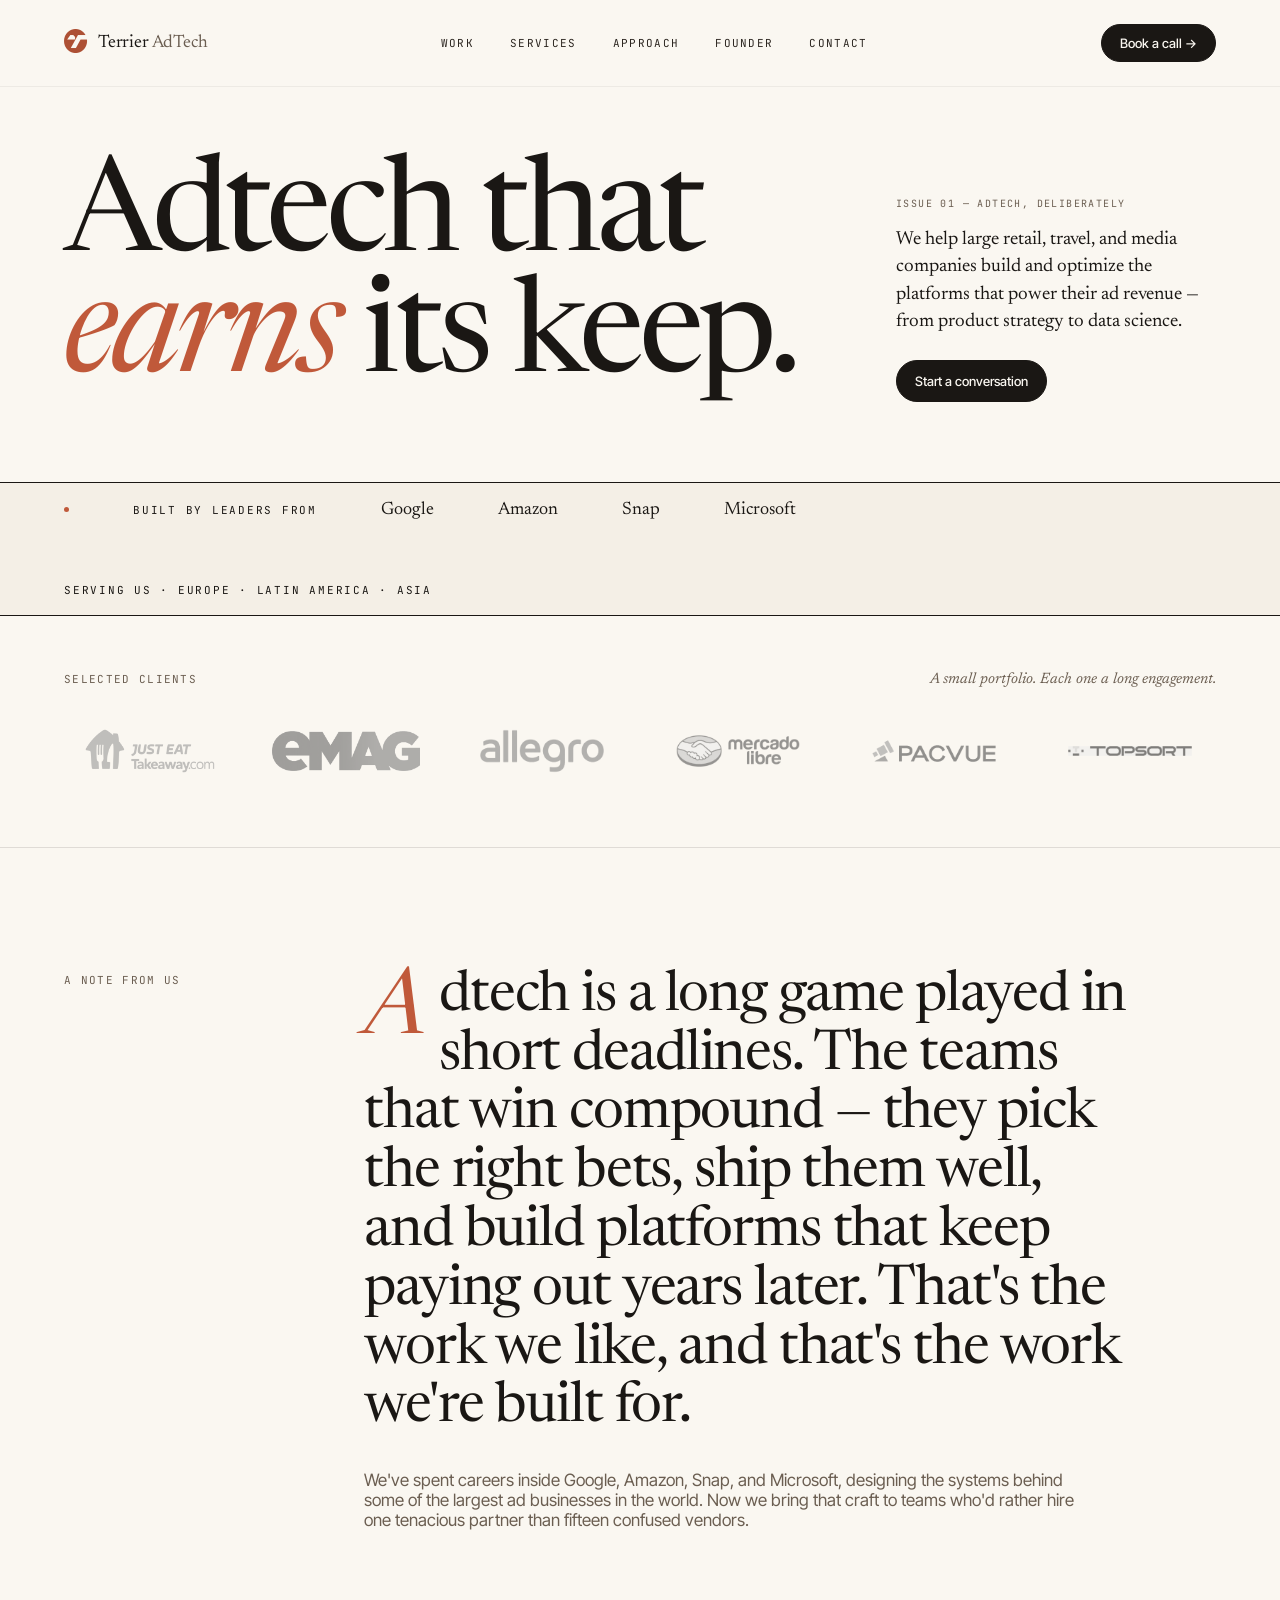
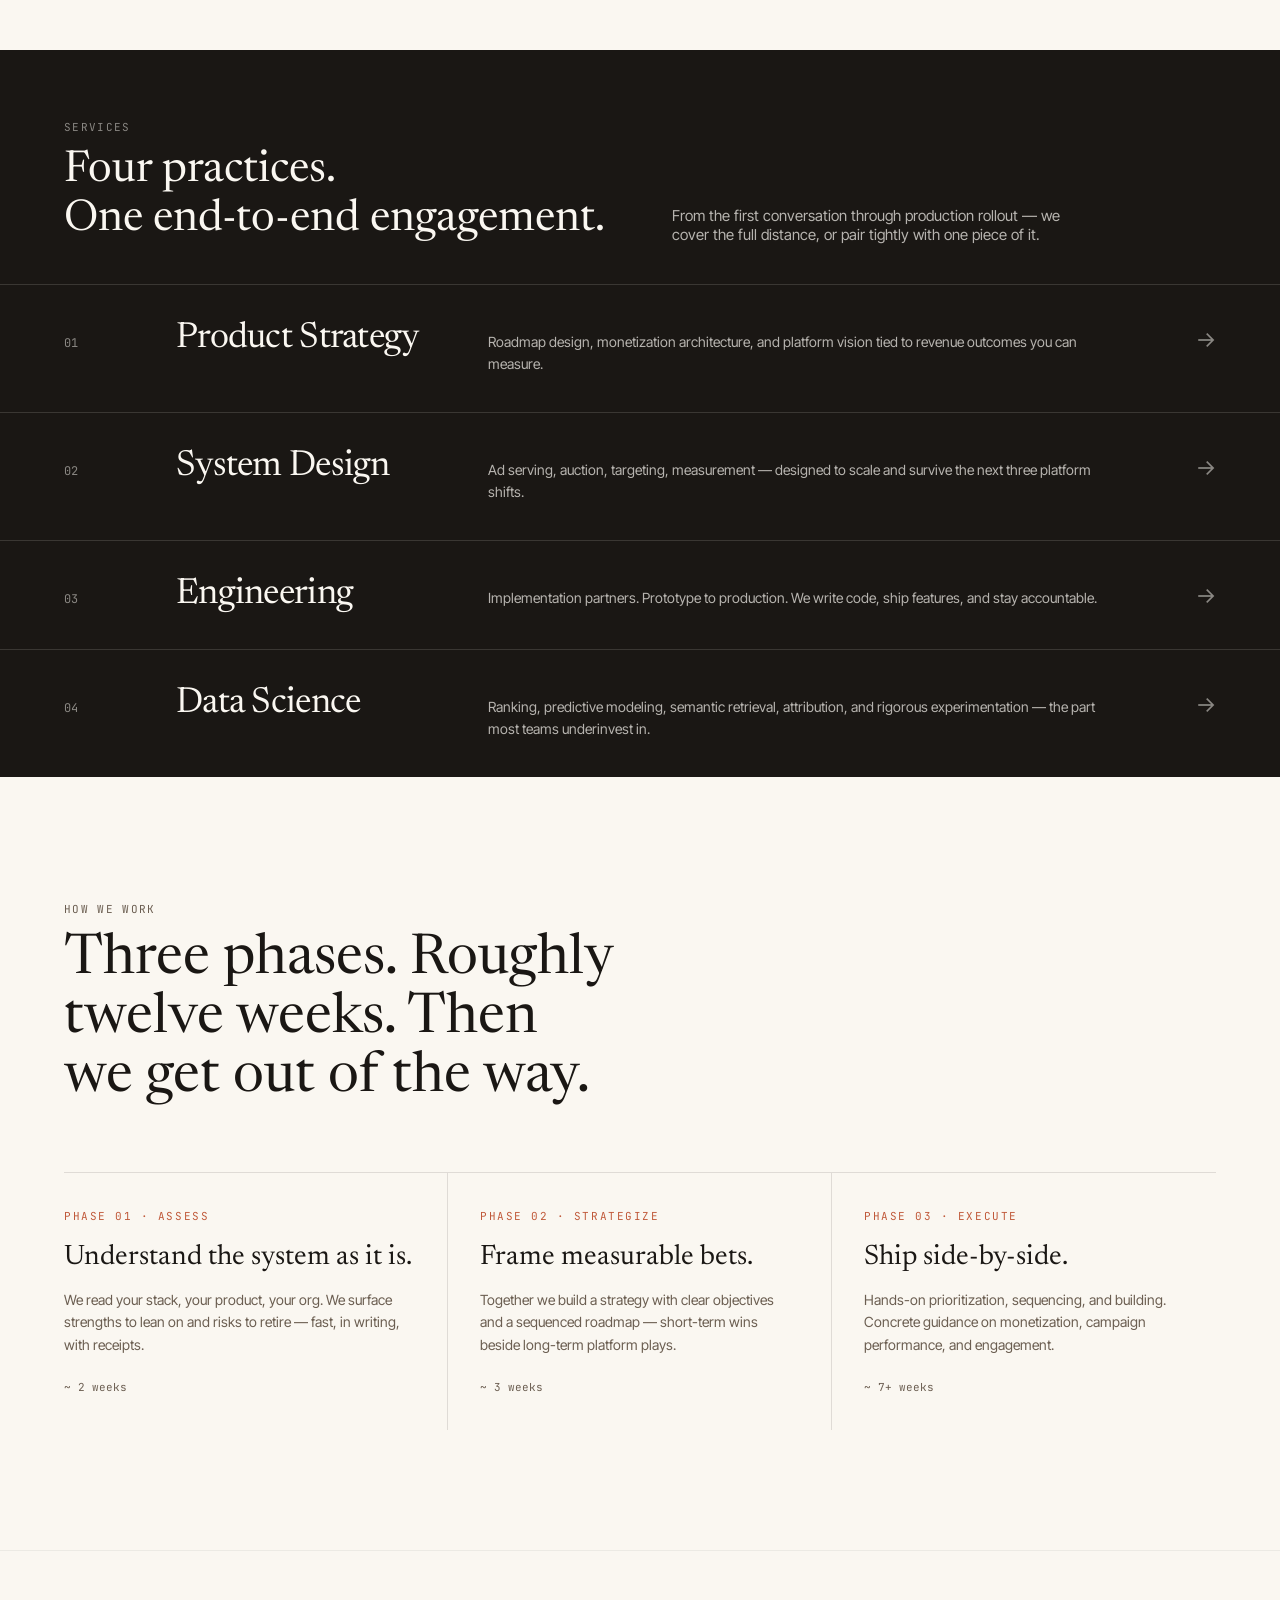
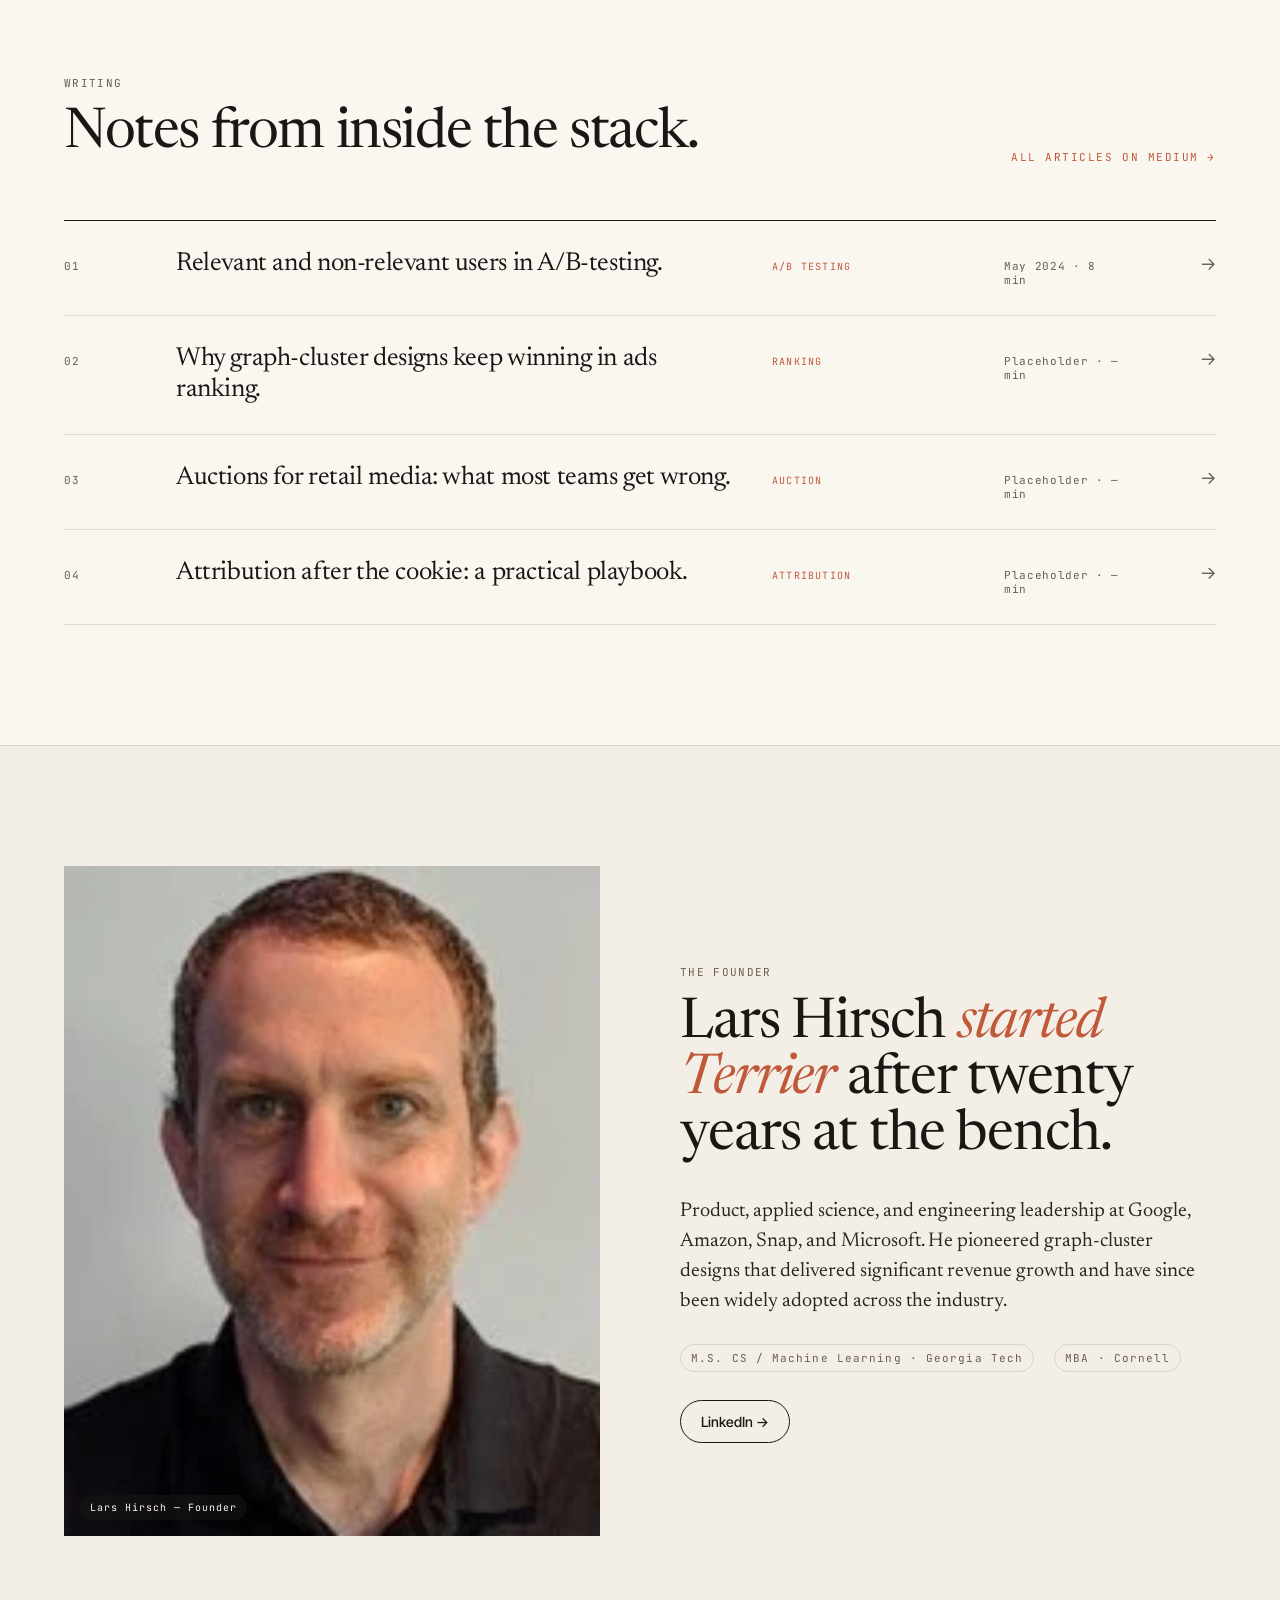
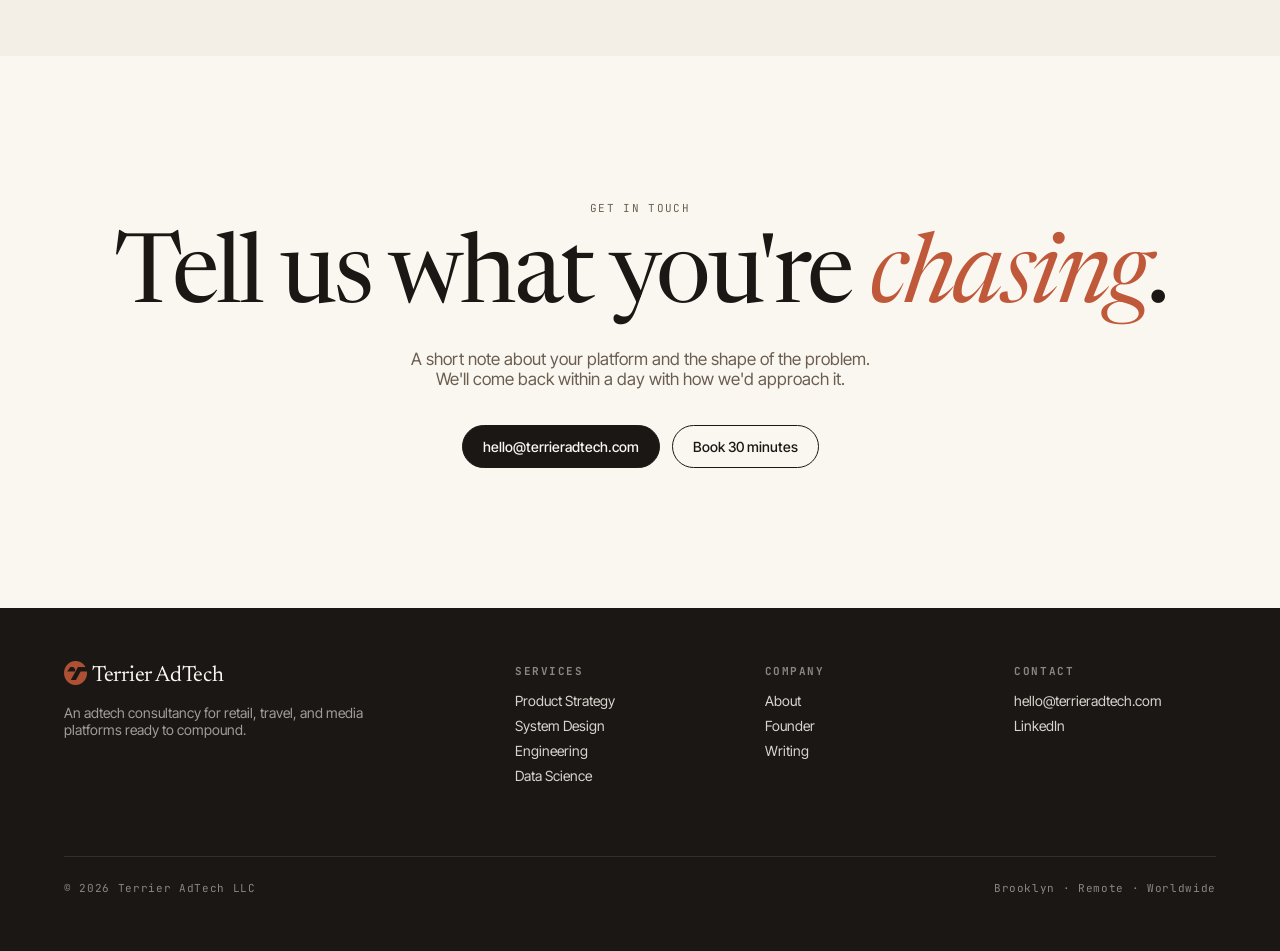
<file: site/terrier-home-standalone.html>
<!doctype html>
<html lang="en">
<head>
  <meta charset="utf-8" />
  <meta name="viewport" content="width=device-width,initial-scale=1" />
  <title>Terrier AdTech — Adtech that earns its keep</title>
  <meta name="description" content="Terrier AdTech is an adtech consultancy for retail, travel, and media platforms. Product strategy, system design, engineering, and data science." />

  <link rel="preconnect" href="https://fonts.googleapis.com" />
  <link rel="preconnect" href="https://fonts.gstatic.com" crossorigin />
  <link rel="stylesheet" href="https://fonts.googleapis.com/css2?family=Newsreader:ital,opsz,wght@0,6..72,300..700;1,6..72,300..700&family=Inter+Tight:wght@400;500;600&family=JetBrains+Mono:wght@400;500&display=swap" />

  <template id="__bundler_thumbnail">
    <svg viewBox="0 0 160 100" xmlns="http://www.w3.org/2000/svg">
      <rect width="160" height="100" fill="#faf7f1"/>
      <rect x="24" y="20" width="60" height="8" rx="1" fill="#1a1714" opacity=".85"/>
      <rect x="24" y="32" width="40" height="5" rx="1" fill="#c0593a" opacity=".7"/>
      <rect x="24" y="46" width="48" height="3" rx="1" fill="#1a1714" opacity=".2"/>
      <rect x="24" y="53" width="36" height="3" rx="1" fill="#1a1714" opacity=".15"/>
      <g transform="translate(105,22) scale(2.2)" fill="#1a1714">
        <rect x="0" y="4" width="1.2" height="3.5"/>
        <rect x="0" y="6.5" width="11" height="3.5"/>
        <rect x="9" y="4.5" width="3.5" height="2.5"/>
        <rect x="11" y="4" width="4" height="3.5"/>
        <rect x="13.5" y="6.5" width="2.5" height="2.5"/>
        <path d="M11.5 2.5 L14 2.5 L13 5 Z"/>
        <rect x="1.5" y="9.5" width="1.8" height="3.5"/>
        <rect x="4" y="9.5" width="1.8" height="3.5"/>
        <rect x="7.5" y="9.5" width="1.8" height="3.5"/>
        <rect x="10" y="9.5" width="1.8" height="3.5"/>
        <circle cx="14.2" cy="5.8" r="0.5" fill="#faf7f1"/>
      </g>
    </svg>
  </template>

  <style>
    /* ── Reset & tokens ── */
    *, *::before, *::after { box-sizing: border-box; margin: 0; }
    :root {
      --paper:     #faf7f1;
      --cream:     #f4efe6;
      --cream-2:   #ebe4d6;
      --ink:       #1a1714;
      --ink-2:     #2c2620;
      --muted:     #6b5e51;
      --muted-2:   #8a7d6e;
      --terra:     #c0593a;
      --line:      rgba(26,23,20,.12);
      --line-soft: rgba(26,23,20,.06);
      --serif:     'Newsreader', Georgia, serif;
      --sans:      'Inter Tight', system-ui, sans-serif;
      --mono:      'JetBrains Mono', ui-monospace, monospace;
    }
    html { scroll-behavior: smooth; background: var(--paper); }
    body { font-family: var(--sans); color: var(--ink); background: var(--paper);
           -webkit-font-smoothing: antialiased; }
    a    { color: inherit; text-decoration: none; }
    p    { text-wrap: pretty; }
    h1,h2,h3 { text-wrap: balance; font-weight: 400; }
    img  { display: block; max-width: 100%; }

    /* ── Shared ── */
    .eyebrow {
      font-family: var(--mono); font-size: 11px;
      letter-spacing: .12em; text-transform: uppercase; color: var(--muted);
    }
    .btn {
      display: inline-flex; align-items: center; gap: 8px;
      padding: 12px 20px; font-size: 14px; font-weight: 500;
      font-family: var(--sans); border-radius: 999px; cursor: pointer;
      border: 1px solid var(--ink); background: var(--ink); color: var(--paper);
      transition: transform .15s, background .15s, color .15s;
    }
    .btn:hover { transform: translateY(-1px); }
    .btn.ghost { background: transparent; color: var(--ink); }
    .btn.ghost:hover { background: var(--ink); color: var(--paper); }
    .logo {
      display: inline-flex; align-items: center; gap: 10px;
      font-family: var(--serif); font-size: 18px; letter-spacing: -.01em;
    }
    .logo svg, .logo img { width: 24px; height: 24px; flex-shrink: 0; transform: translateY(-2px); }
    .site-footer .logo { gap: 14px; }
    .site-footer .logo svg, .site-footer .logo img { transform: translateY(-3px); }

    /* ── Nav ── */
    .site-nav {
      display: flex; align-items: center; justify-content: space-between;
      padding: 24px 64px; position: sticky; top: 0; z-index: 50;
      background: rgba(250,247,241,.92);
      backdrop-filter: blur(10px); -webkit-backdrop-filter: blur(10px);
      border-bottom: 1px solid var(--line-soft);
    }
    .nav-links { display: flex; gap: 36px; font-family: var(--mono); font-size: 11px; text-transform: uppercase; letter-spacing: .12em; color: var(--ink-2); }
    .nav-links a { padding: 4px 0; transition: color .15s; }
    .nav-links a:hover { color: var(--terra); }

    /* ── Hero ── */
    .hero {
      padding: 72px 64px 80px;
      display: grid; grid-template-columns: 1fr 320px; gap: 64px;
      align-items: end; border-bottom: 1px solid var(--ink);
    }
    .hero h1 {
      font-family: var(--serif); font-size: 132px;
      line-height: .92; letter-spacing: -.04em;
    }
    .hero h1 em { font-style: italic; color: var(--terra); }
    .hero-side { font-size: 15px; color: var(--ink-2); line-height: 1.55; }
    .hero-meta { font-family: var(--mono); font-size: 10px; text-transform: uppercase; letter-spacing: .14em; color: var(--muted); margin-bottom: 14px; }
    .hero-lede { font-family: var(--serif); font-size: 19px; line-height: 1.45; color: var(--ink); }
    .hero-cta  { margin-top: 24px; display: flex; gap: 10px; }

    /* ── Pedigree strip ── */
    .strip {
      padding: 18px 64px; font-family: var(--mono); font-size: 11px;
      letter-spacing: .16em; text-transform: uppercase; color: var(--ink);
      display: flex; gap: 64px; align-items: center; flex-wrap: wrap;
      border-bottom: 1px solid var(--ink); background: var(--cream);
    }
    .strip-dot { width: 5px; height: 5px; border-radius: 50%; background: var(--terra); flex-shrink: 0; }
    .strip-name { font-family: var(--serif); font-size: 18px; text-transform: none; letter-spacing: 0; }

    /* ── Client logos ── */
    .clients { padding: 56px 64px 64px; border-bottom: 1px solid var(--line); }
    .clients-head { display: flex; align-items: baseline; justify-content: space-between; gap: 24px; margin-bottom: 32px; }
    .clients-note { font-family: var(--serif); font-size: 15px; color: var(--muted); font-style: italic; }
    .clients-grid { display: grid; grid-template-columns: repeat(6, 1fr); gap: 24px; align-items: center; }
    .logo-cell { display: flex; align-items: center; justify-content: center; height: 64px; padding: 0 12px; }
    .logo-cell img { max-height: 100%; max-width: 100%; object-fit: contain;
      filter: grayscale(1) contrast(.85) opacity(.55); transition: filter .25s; }
    .logo-cell:hover img { filter: grayscale(0) contrast(1) opacity(1); }

    /* ── Manifesto ── */
    .manifesto { padding: 120px 64px; max-width: 1200px; }
    .manifesto-col { display: grid; grid-template-columns: 220px 1fr; gap: 80px; }
    .manifesto h2 { font-family: var(--serif); font-size: 56px; line-height: 1.05; letter-spacing: -.02em; }
    .drop { float: left; font-family: var(--serif); font-style: italic; color: var(--terra);
            font-size: 92px; line-height: .78; padding: 8px 12px 0 0; }

    /* ── Services ── */
    .services { border-top: 1px solid var(--ink); border-bottom: 1px solid var(--ink); background: var(--ink); color: var(--paper); }
    .services-head { padding: 64px 64px 40px; display: grid; grid-template-columns: 1fr 1fr; gap: 64px; }
    .services-head .eyebrow { color: rgba(250,247,241,.5); }
    .services-head h2 { font-family: var(--serif); font-size: 44px; line-height: 1.1; margin-top: 12px; }
    .services-head p { font-size: 15px; color: rgba(250,247,241,.7); max-width: 420px; }
    .service-row {
      padding: 36px 64px; display: grid; grid-template-columns: 80px 280px 1fr 80px;
      gap: 32px; align-items: baseline; border-top: 1px solid rgba(250,247,241,.14);
      transition: background .2s; cursor: pointer;
    }
    .service-row:hover { background: rgba(250,247,241,.04); }
    .service-row:hover .arrow { color: var(--terra); transform: translateX(4px); }
    .service-row .num   { font-family: var(--mono); font-size: 12px; color: rgba(250,247,241,.5); }
    .service-row .title { font-family: var(--serif); font-size: 36px; letter-spacing: -.02em; }
    .service-row .desc  { font-size: 14px; color: rgba(250,247,241,.7); line-height: 1.6; }
    .service-row .arrow { font-size: 22px; text-align: right; color: rgba(250,247,241,.5); transition: color .2s, transform .2s; }

    /* ── Process ── */
    .process { padding: 120px 64px; }
    .process-head { display: flex; justify-content: space-between; align-items: end; margin-bottom: 64px; }
    .process-head h2 { font-family: var(--serif); font-size: 56px; max-width: 680px; line-height: 1.05; }
    .process-grid { display: grid; grid-template-columns: repeat(3,1fr); border-top: 1px solid var(--line); }
    .pcard { padding: 36px 32px 36px 0; border-right: 1px solid var(--line); }
    .pcard:last-child { border-right: 0; }
    .pcard:nth-child(n+2) { padding-left: 32px; }
    .pcard .step { font-family: var(--mono); font-size: 11px; letter-spacing: .14em; text-transform: uppercase; color: var(--terra); }
    .pcard h3 { font-family: var(--serif); font-size: 28px; margin-top: 18px; line-height: 1.15; }
    .pcard p  { margin-top: 16px; font-size: 14px; color: var(--muted); line-height: 1.6; }
    .pcard .dur { margin-top: 24px; font-family: var(--mono); font-size: 11px; color: var(--muted); }

    /* ── Writing ── */
    .writing { padding: 120px 64px; border-top: 1px solid var(--line-soft); }
    .writing-head { display: flex; justify-content: space-between; align-items: end; margin-bottom: 56px; gap: 48px; }
    .writing-head h2 { font-family: var(--serif); font-size: 56px; line-height: 1.05; letter-spacing: -.025em; margin-top: 14px; }
    .writing-head .all { font-family: var(--mono); font-size: 11px; letter-spacing: .14em; text-transform: uppercase; color: var(--terra); white-space: nowrap; }
    .writing-list { border-top: 1px solid var(--ink); }
    .article {
      display: grid; grid-template-columns: 80px 1fr 200px 120px 60px;
      gap: 32px; align-items: baseline; padding: 28px 0;
      border-bottom: 1px solid var(--line); transition: padding .15s;
    }
    .article:hover { padding-left: 12px; }
    .article:hover .arrow { color: var(--terra); transform: translateX(4px); }
    .article .num   { font-family: var(--mono); font-size: 11px; color: var(--muted); letter-spacing: .1em; }
    .article .title { font-family: var(--serif); font-size: 26px; letter-spacing: -.015em; line-height: 1.2; }
    .article .topic { font-family: var(--mono); font-size: 10px; letter-spacing: .12em; text-transform: uppercase; color: var(--terra); }
    .article .meta  { font-family: var(--mono); font-size: 11px; letter-spacing: .06em; color: var(--muted); }
    .article .arrow { font-size: 18px; text-align: right; color: var(--muted); transition: color .15s, transform .15s; }

    /* ── Founder ── */
    .founder { padding: 120px 64px; background: var(--cream); border-top: 1px solid var(--line); }
    .founder-grid { display: grid; grid-template-columns: 1fr 1fr; gap: 80px; align-items: center; }
    .portrait {
      aspect-ratio: 4/5; position: relative; overflow: hidden;
      background: url("[data-uri]") center 22% / cover var(--cream-2);
    }
    .portrait::after {
      content: 'Lars Hirsch — Founder'; position: absolute; bottom: 16px; left: 16px;
      font-family: var(--mono); font-size: 10px; letter-spacing: .1em; color: var(--paper);
      background: rgba(26,23,20,.55); padding: 6px 10px; border-radius: 999px;
      backdrop-filter: blur(4px);
    }
    .founder h2 { font-family: var(--serif); font-size: 56px; line-height: 1; letter-spacing: -.02em; margin-top: 16px; }
    .founder h2 em { font-style: italic; color: var(--terra); }
    .founder .bio { margin-top: 32px; font-family: var(--serif); font-size: 20px; line-height: 1.5; color: var(--ink-2); }
    .founder .credits { margin-top: 28px; font-family: var(--mono); font-size: 11px; letter-spacing: .1em; color: var(--muted); display: flex; gap: 20px; flex-wrap: wrap; }
    .founder .credits span { padding: 6px 10px; border: 1px solid var(--line); border-radius: 999px; }
    .founder .actions { margin-top: 28px; }

    /* ── CTA ── */
    .cta { padding: 140px 64px; text-align: center; }
    .cta h2 { font-family: var(--serif); font-size: 96px; line-height: .95; letter-spacing: -.03em; }
    .cta h2 em { font-style: italic; color: var(--terra); }
    .cta p  { margin-top: 24px; font-size: 17px; color: var(--muted); max-width: 480px; margin-inline: auto; }
    .cta-row { margin-top: 36px; display: flex; gap: 12px; justify-content: center; }

    /* ── Footer ── */
    .site-footer { padding: 56px 64px; background: var(--ink); color: var(--paper); }
    .footer-grid { display: grid; grid-template-columns: 2fr 1fr 1fr 1fr; gap: 48px; }
    .site-footer h4 { font-family: var(--mono); font-size: 11px; letter-spacing: .14em; text-transform: uppercase; color: rgba(250,247,241,.5); margin-bottom: 14px; }
    .site-footer a, .site-footer p { display: block; font-size: 14px; color: rgba(250,247,241,.85); margin-bottom: 8px; transition: color .15s; }
    .site-footer a:hover { color: var(--terra); }
    .colophon { margin-top: 64px; padding-top: 24px; border-top: 1px solid rgba(250,247,241,.1); display: flex; justify-content: space-between; font-family: var(--mono); font-size: 11px; color: rgba(250,247,241,.5); letter-spacing: .06em; }

    /* ── Responsive ── */
    @media (max-width: 1100px) {
      .hero h1 { font-size: 88px; }
      .cta h2  { font-size: 64px; }
      .clients-grid { grid-template-columns: repeat(3,1fr); row-gap: 32px; }
      .service-row { grid-template-columns: 60px 1fr 60px; }
      .service-row .desc { display: none; }
      .article { grid-template-columns: 60px 1fr 60px; }
      .article .topic, .article .meta { display: none; }
    }
    @media (max-width: 800px) {
      .site-nav { padding: 16px 24px; }
      .nav-links { display: none; }
      .hero, .manifesto, .process, .writing, .founder, .cta { padding-left: 24px; padding-right: 24px; }
      .strip { padding: 18px 24px; gap: 24px; }
      .services-head, .service-row { padding-left: 24px; padding-right: 24px; }
      .clients { padding: 40px 24px 48px; }
      .clients-grid { grid-template-columns: repeat(2,1fr); }
      .clients-head { flex-direction: column; gap: 8px; }
      .hero { grid-template-columns: 1fr; gap: 32px; padding-top: 48px; padding-bottom: 56px; }
      .hero h1 { font-size: 64px; }
      .manifesto-col { grid-template-columns: 1fr; gap: 24px; }
      .manifesto h2 { font-size: 36px; }
      .services-head { grid-template-columns: 1fr; gap: 24px; padding-top: 48px; }
      .service-row { grid-template-columns: 40px 1fr 40px; padding: 24px; }
      .service-row .title { font-size: 24px; }
      .process-grid { grid-template-columns: 1fr; }
      .pcard { border-right: 0; border-bottom: 1px solid var(--line); padding: 24px 0 !important; }
      .pcard:last-child { border-bottom: 0; }
      .founder-grid { grid-template-columns: 1fr; gap: 40px; }
      .founder h2 { font-size: 36px; }
      .cta h2 { font-size: 48px; }
      .footer-grid { grid-template-columns: 1fr 1fr; gap: 32px; }
      .site-footer { padding: 40px 24px; }
      .colophon { flex-direction: column; gap: 8px; }
    }
  </style>
</head>
<body>

  <!-- NAV -->
  <nav class="site-nav">
    <a class="logo" href="#">
      <img src="[data-uri]" alt="" aria-hidden="true" style="width:24px;height:24px;display:inline-block;vertical-align:middle" />
      <span>Terrier <span style="color:var(--muted)">AdTech</span></span>
    </a>
    <div class="nav-links">
      <a href="#work">Work</a>
      <a href="#services">Services</a>
      <a href="#approach">Approach</a>
      <a href="#founder">Founder</a>
      <a href="#contact">Contact</a>
    </div>
    <a class="btn" href="#contact" style="padding:10px 18px;font-size:13px">Book a call →</a>
  </nav>

  <!-- HERO -->
  <section class="hero" id="work">
    <h1>Adtech that <em>earns</em> its keep.</h1>
    <div class="hero-side">
      <div class="hero-meta">Issue 01 — Adtech, deliberately</div>
      <p class="hero-lede">We help large retail, travel, and media companies build and optimize the platforms that power their ad revenue — from product strategy to data science.</p>
      <div class="hero-cta">
        <a class="btn" href="#contact" style="padding:10px 18px;font-size:13px">Start a conversation</a>
      </div>
    </div>
  </section>

  <!-- PEDIGREE STRIP -->
  <div class="strip">
    <span class="strip-dot"></span>
    <span>Built by leaders from</span>
    <span class="strip-name">Google</span>
    <span class="strip-name">Amazon</span>
    <span class="strip-name">Snap</span>
    <span class="strip-name">Microsoft</span>
    <span style="flex:1"></span>
    <span>Serving US · Europe · Latin America · Asia</span>
  </div>

  <!-- CLIENT LOGOS -->
  <section class="clients" id="clients">
    <div class="clients-head">
      <span class="eyebrow">Selected clients</span>
      <span class="clients-note">A small portfolio. Each one a long engagement.</span>
    </div>
    <div class="clients-grid">
      <div class="logo-cell"><img src="[data-uri]"      alt="Just Eat Takeaway" /></div>
      <div class="logo-cell"><img src="[data-uri]"         alt="eMAG" /></div>
      <div class="logo-cell"><img src="[data-uri]"      alt="Allegro" /></div>
      <div class="logo-cell"><img src="[data-uri]" alt="Mercado Libre" /></div>
      <div class="logo-cell"><img src="[data-uri]"       alt="Pacvue" /></div>
      <div class="logo-cell"><img src="[data-uri]"      alt="Topsort" /></div>
    </div>
  </section>

  <!-- MANIFESTO -->
  <section class="manifesto" id="approach">
    <div class="manifesto-col">
      <div><span class="eyebrow">A note from us</span></div>
      <div>
        <h2><span class="drop">A</span>dtech is a long game played in short deadlines. The teams that win compound — they pick the right bets, ship them well, and build platforms that keep paying out years later. That's the work we like, and that's the work we're built for.</h2>
        <p style="margin-top:32px;font-size:17px;color:var(--muted);max-width:720px">We've spent careers inside Google, Amazon, Snap, and Microsoft, designing the systems behind some of the largest ad businesses in the world. Now we bring that craft to teams who'd rather hire one tenacious partner than fifteen confused vendors.</p>
      </div>
    </div>
  </section>

  <!-- SERVICES -->
  <section class="services" id="services">
    <div class="services-head">
      <div>
        <span class="eyebrow">Services</span>
        <h2>Four practices.<br>One end-to-end engagement.</h2>
      </div>
      <div style="align-self:end">
        <p>From the first conversation through production rollout — we cover the full distance, or pair tightly with one piece of it.</p>
      </div>
    </div>
    <a class="service-row" href="#contact"><div class="num">01</div><div class="title">Product Strategy</div><div class="desc">Roadmap design, monetization architecture, and platform vision tied to revenue outcomes you can measure.</div><div class="arrow">→</div></a>
    <a class="service-row" href="#contact"><div class="num">02</div><div class="title">System Design</div><div class="desc">Ad serving, auction, targeting, measurement — designed to scale and survive the next three platform shifts.</div><div class="arrow">→</div></a>
    <a class="service-row" href="#contact"><div class="num">03</div><div class="title">Engineering</div><div class="desc">Implementation partners. Prototype to production. We write code, ship features, and stay accountable.</div><div class="arrow">→</div></a>
    <a class="service-row" href="#contact"><div class="num">04</div><div class="title">Data Science</div><div class="desc">Ranking, predictive modeling, semantic retrieval, attribution, and rigorous experimentation — the part most teams underinvest in.</div><div class="arrow">→</div></a>
  </section>

  <!-- PROCESS -->
  <section class="process">
    <div class="process-head">
      <div>
        <span class="eyebrow">How we work</span>
        <h2 style="margin-top:14px">Three phases. Roughly twelve weeks. Then we get out of the way.</h2>
      </div>
    </div>
    <div class="process-grid">
      <div class="pcard">
        <div class="step">Phase 01 · Assess</div>
        <h3>Understand the system as it is.</h3>
        <p>We read your stack, your product, your org. We surface strengths to lean on and risks to retire — fast, in writing, with receipts.</p>
        <div class="dur">~ 2 weeks</div>
      </div>
      <div class="pcard">
        <div class="step">Phase 02 · Strategize</div>
        <h3>Frame measurable bets.</h3>
        <p>Together we build a strategy with clear objectives and a sequenced roadmap — short-term wins beside long-term platform plays.</p>
        <div class="dur">~ 3 weeks</div>
      </div>
      <div class="pcard">
        <div class="step">Phase 03 · Execute</div>
        <h3>Ship side-by-side.</h3>
        <p>Hands-on prioritization, sequencing, and building. Concrete guidance on monetization, campaign performance, and engagement.</p>
        <div class="dur">~ 7+ weeks</div>
      </div>
    </div>
  </section>

  <!-- WRITING -->
  <section class="writing" id="writing">
    <div class="writing-head">
      <div>
        <span class="eyebrow">Writing</span>
        <h2>Notes from inside the stack.</h2>
      </div>
      <a href="https://medium.com/@larshirsch" target="_blank" rel="noopener" class="all">All articles on Medium →</a>
    </div>
    <div class="writing-list">
      <a class="article" href="https://medium.com/@larshirsch" target="_blank" rel="noopener"><div class="num">01</div><div class="title">Relevant and non-relevant users in A/B-testing.</div><div class="topic">A/B Testing</div><div class="meta">May 2024 · 8 min</div><div class="arrow">→</div></a>
      <a class="article" href="https://medium.com/@larshirsch" target="_blank" rel="noopener"><div class="num">02</div><div class="title">Why graph-cluster designs keep winning in ads ranking.</div><div class="topic">Ranking</div><div class="meta">Placeholder · — min</div><div class="arrow">→</div></a>
      <a class="article" href="https://medium.com/@larshirsch" target="_blank" rel="noopener"><div class="num">03</div><div class="title">Auctions for retail media: what most teams get wrong.</div><div class="topic">Auction</div><div class="meta">Placeholder · — min</div><div class="arrow">→</div></a>
      <a class="article" href="https://medium.com/@larshirsch" target="_blank" rel="noopener"><div class="num">04</div><div class="title">Attribution after the cookie: a practical playbook.</div><div class="topic">Attribution</div><div class="meta">Placeholder · — min</div><div class="arrow">→</div></a>
    </div>
  </section>

  <!-- FOUNDER -->
  <section class="founder" id="founder">
    <div class="founder-grid">
      <div class="portrait"></div>
      <div>
        <span class="eyebrow">The founder</span>
        <h2>Lars Hirsch <em>started Terrier</em> after twenty years at the bench.</h2>
        <p class="bio">Product, applied science, and engineering leadership at Google, Amazon, Snap, and Microsoft. He pioneered graph-cluster designs that delivered significant revenue growth and have since been widely adopted across the industry.</p>
        <div class="credits">
          <span>M.S. CS / Machine Learning · Georgia Tech</span>
          <span>MBA · Cornell</span>
        </div>
        <div class="actions">
          <a class="btn ghost" href="https://www.linkedin.com/in/larshirsch" target="_blank" rel="noopener">LinkedIn →</a>
        </div>
      </div>
    </div>
  </section>

  <!-- CTA -->
  <section class="cta" id="contact">
    <span class="eyebrow">Get in touch</span>
    <h2 style="margin-top:18px">Tell us what you're <em>chasing</em>.</h2>
    <p>A short note about your platform and the shape of the problem. We'll come back within a day with how we'd approach it.</p>
    <div class="cta-row">
      <a class="btn" href="mailto:hello@terrieradtech.com">hello@terrieradtech.com</a>
      <a class="btn ghost" href="mailto:hello@terrieradtech.com">Book 30 minutes</a>
    </div>
  </section>

  <!-- FOOTER -->
  <footer class="site-footer">
    <div class="footer-grid">
      <div>
        <a class="logo" href="#" style="color:var(--paper);font-size:22px">
          <img src="[data-uri]" alt="" aria-hidden="true" style="width:24px;height:24px;display:inline-block;vertical-align:middle" />
          <span>Terrier AdTech</span>
        </a>
        <p style="margin-top:16px;color:rgba(250,247,241,.6);max-width:320px">An adtech consultancy for retail, travel, and media platforms ready to compound.</p>
      </div>
      <div>
        <h4>Services</h4>
        <a href="#services">Product Strategy</a>
        <a href="#services">System Design</a>
        <a href="#services">Engineering</a>
        <a href="#services">Data Science</a>
      </div>
      <div>
        <h4>Company</h4>
        <a href="#founder">About</a>
        <a href="#founder">Founder</a>
        <a href="#writing">Writing</a>
      </div>
      <div>
        <h4>Contact</h4>
        <a href="mailto:hello@terrieradtech.com">hello@terrieradtech.com</a>
        <a href="https://www.linkedin.com/in/larshirsch" target="_blank" rel="noopener">LinkedIn</a>
      </div>
    </div>
    <div class="colophon">
      <span>© 2026 Terrier AdTech LLC</span>
      <span>Brooklyn · Remote · Worldwide</span>
    </div>
  </footer>

  <script>
    // Smooth anchor scrolling
    document.querySelectorAll('a[href^="#"]').forEach(a => {
      a.addEventListener('click', e => {
        const id = a.getAttribute('href').slice(1);
        const el = document.getElementById(id);
        if (el) { e.preventDefault(); el.scrollIntoView({ behavior: 'smooth', block: 'start' }); }
      });
    });
  </script>
</body>
</html>
</file>
